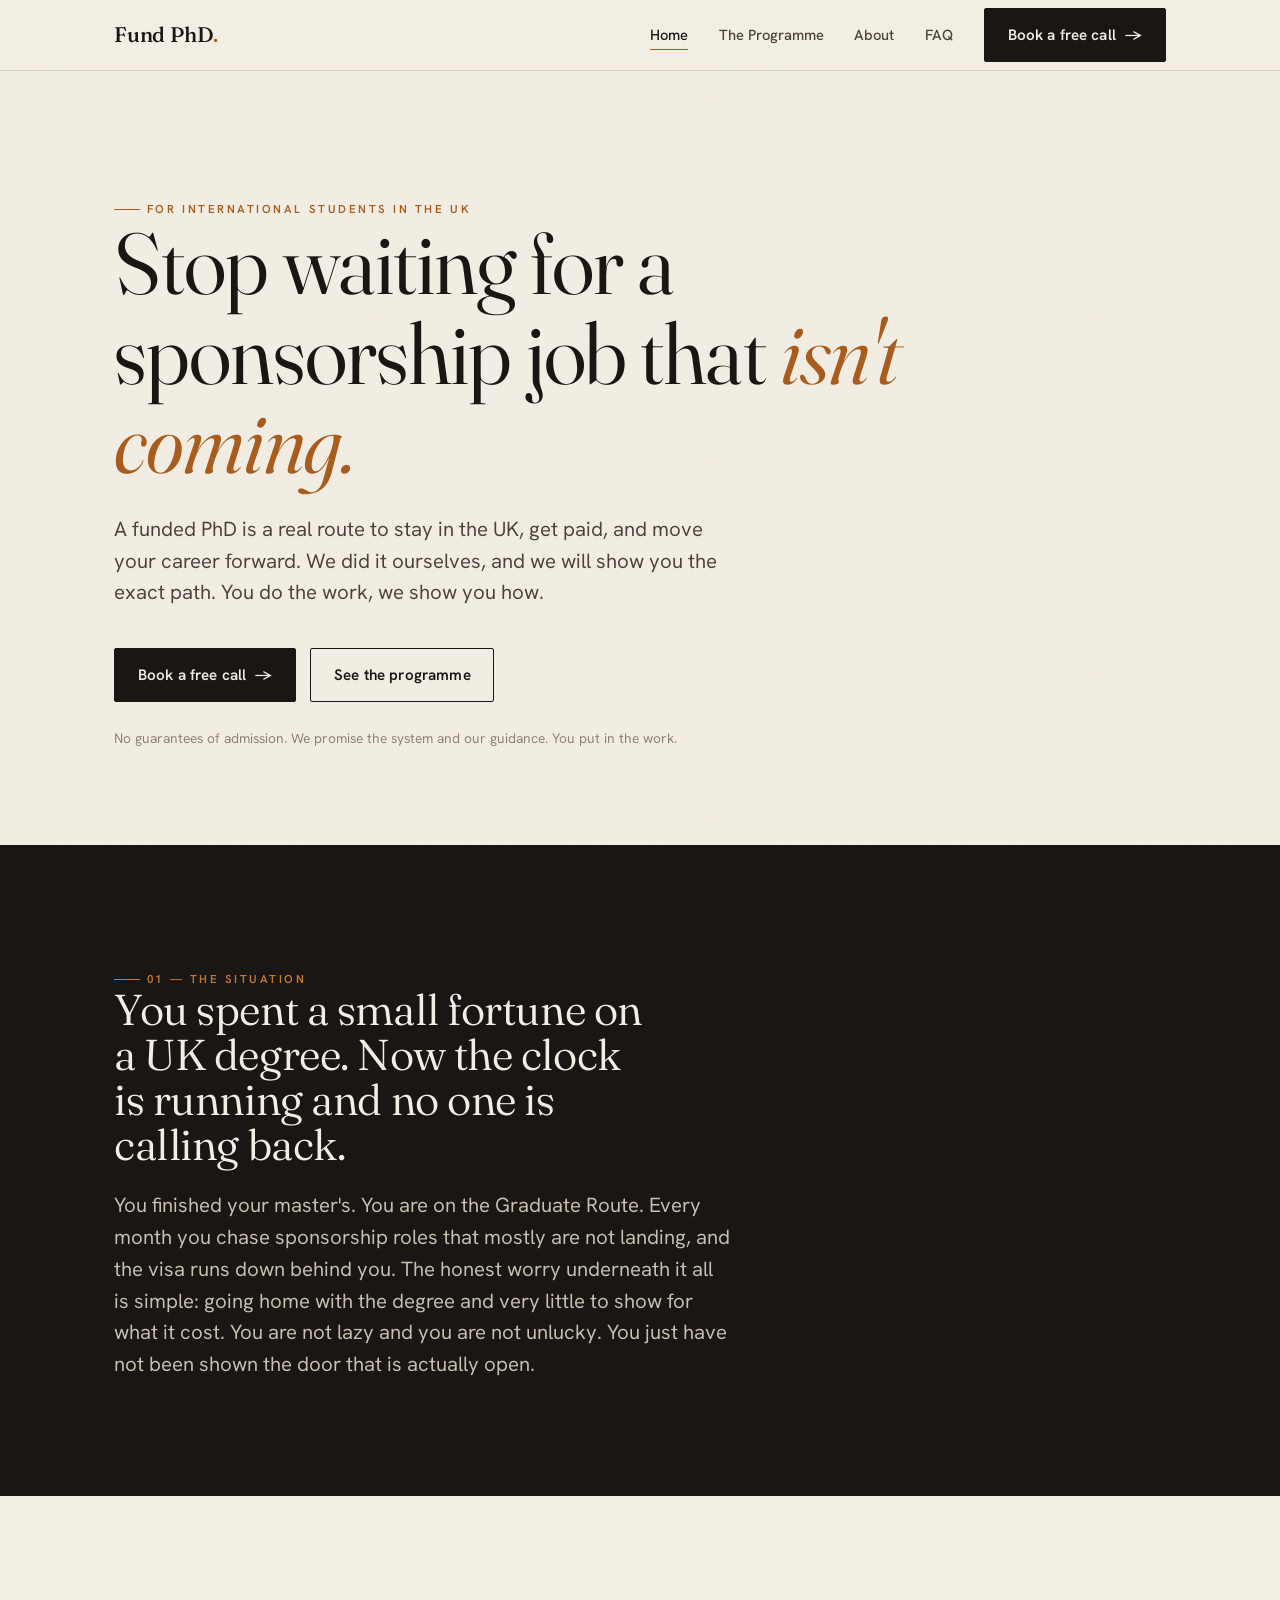
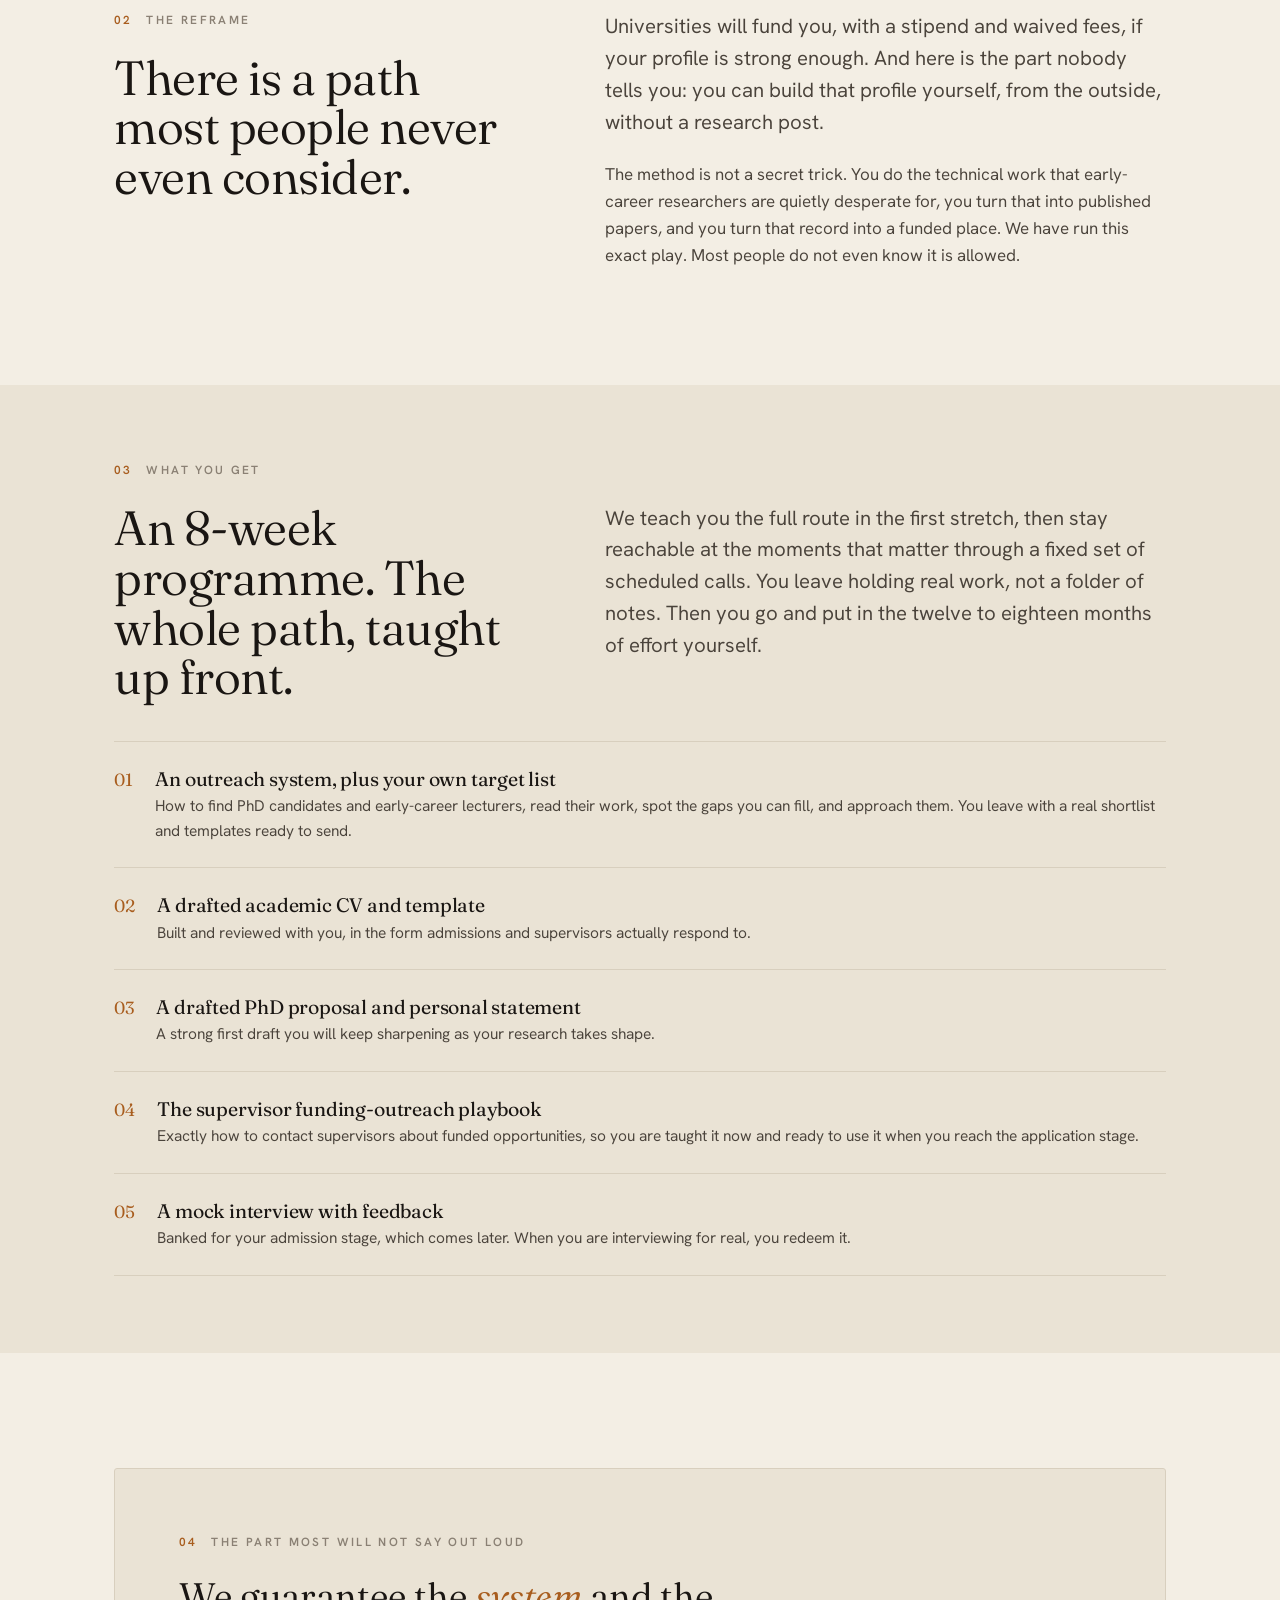
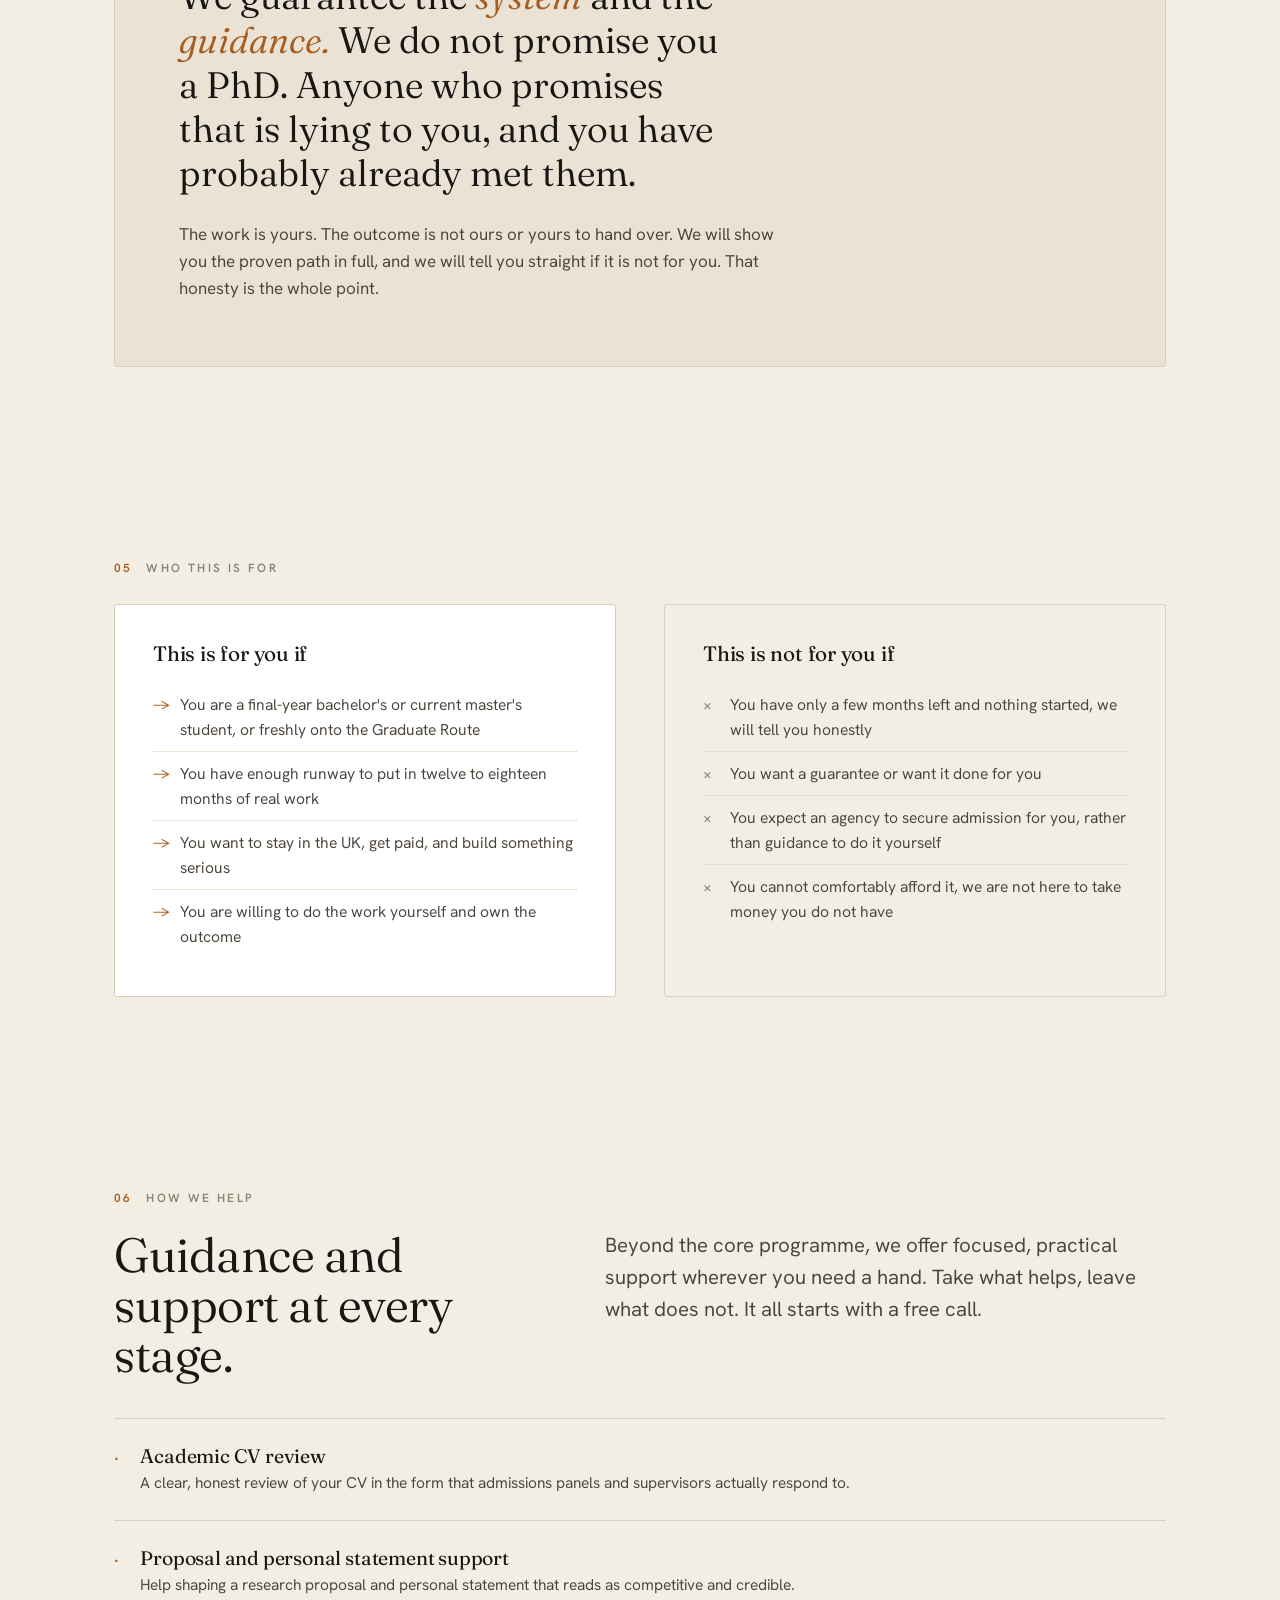
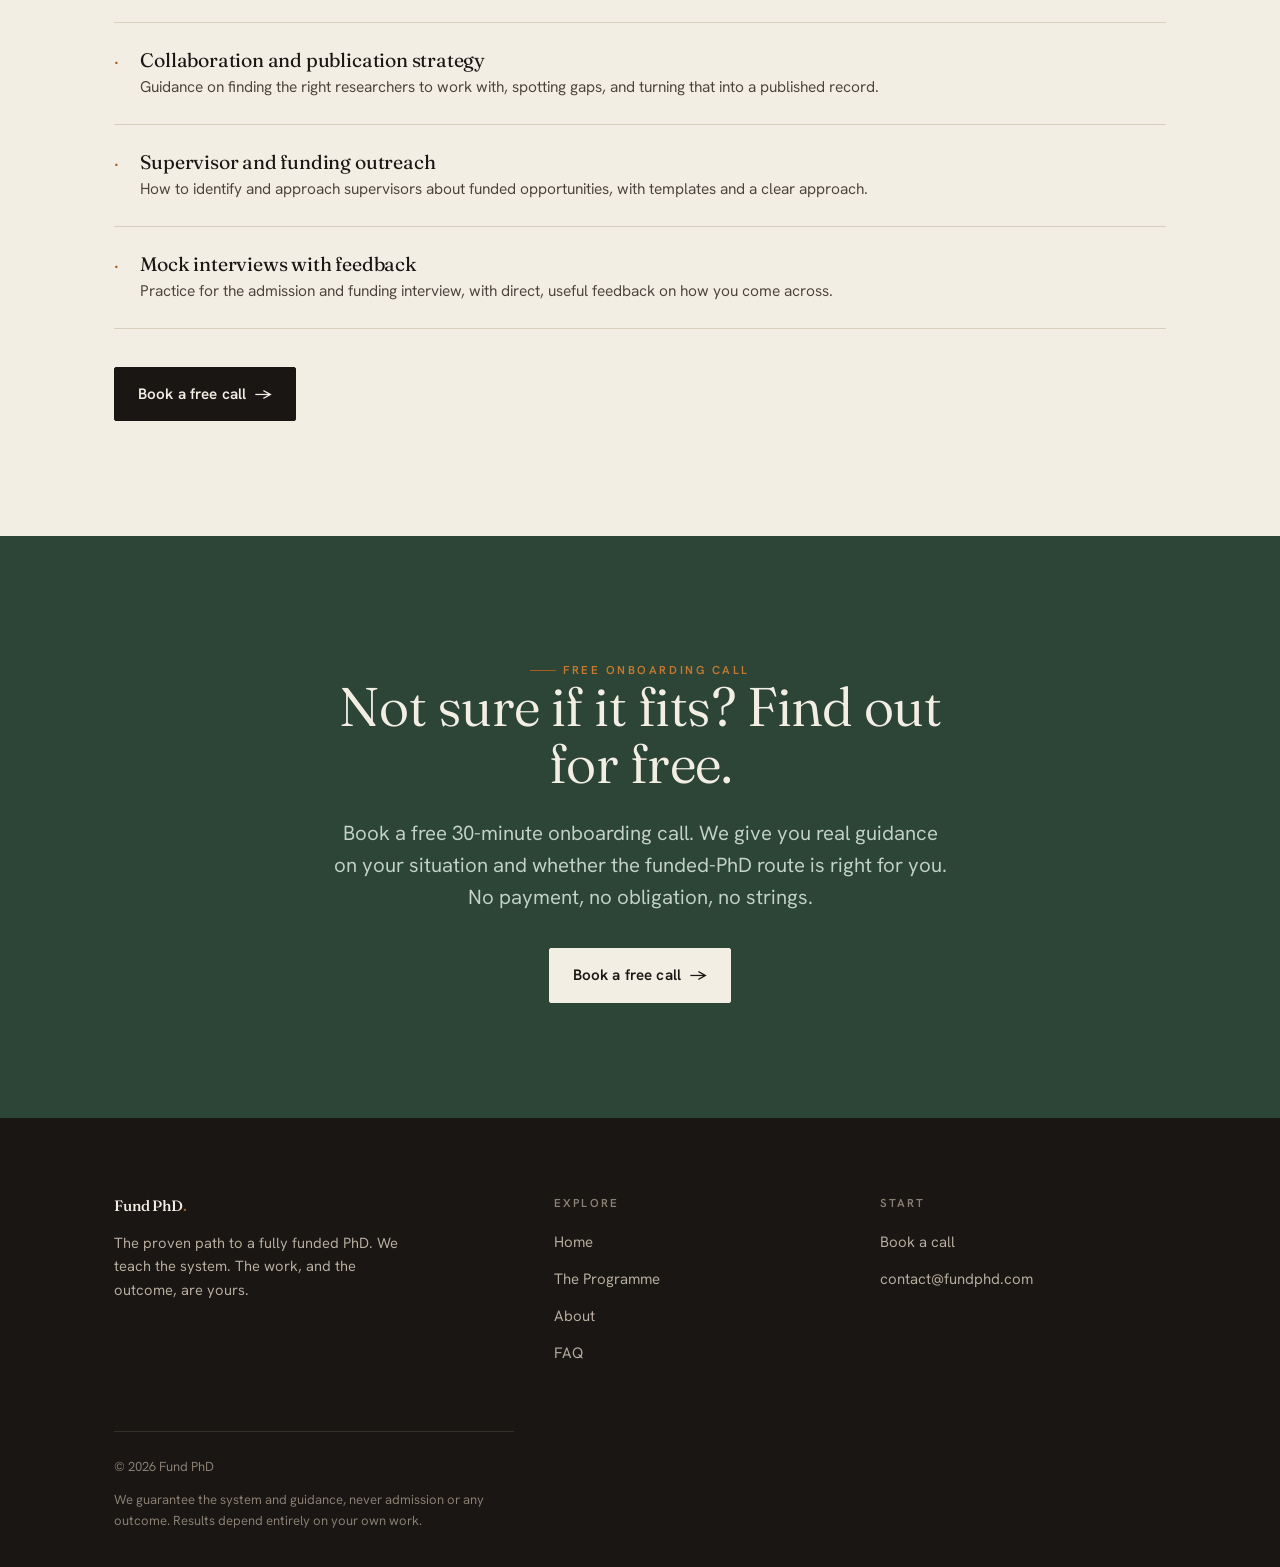
<file: index.html>
<!DOCTYPE html>
<html lang="en">
<head>
<meta charset="UTF-8">
<meta name="viewport" content="width=device-width, initial-scale=1.0">
<link rel="icon" type="image/svg+xml" href="favicon.svg">
<title>Fund PhD — The path to a funded PhD</title>
<meta name="description" content="The exact path we used to turn a post-study visa into a fully funded PhD. We teach the system. The work is yours.">
<link rel="preconnect" href="https://fonts.googleapis.com">
<link rel="preconnect" href="https://fonts.gstatic.com" crossorigin>
<link href="https://fonts.googleapis.com/css2?family=Fraunces:ital,opsz,wght@0,9..144,300..600;1,9..144,300..600&family=Hanken+Grotesk:wght@300..700&display=swap" rel="stylesheet">
<link rel="stylesheet" href="styles.css">
</head>
<body>

<header class="site">
  <div class="wrap nav">
    <a href="index.html" class="brand">Fund PhD<b>.</b></a>
    <button class="nav-toggle" aria-label="Menu"><span></span><span></span><span></span></button>
    <ul class="nav-links">
      <li><a href="index.html" data-page="index.html">Home</a></li>
      <li><a href="programme.html" data-page="programme.html">The Programme</a></li>
      <li><a href="about.html" data-page="about.html">About</a></li>
      <li><a href="faq.html" data-page="faq.html">FAQ</a></li>
      <li><a href="book.html" class="btn">Book a free call <span class="arw">→</span></a></li>
    </ul>
  </div>
</header>

<!-- HERO -->
<section class="hero">
  <div class="wrap">
    <span class="kicker reveal">For international students in the UK</span>
    <h1 class="reveal d1">Stop waiting for a sponsorship job that <em>isn't coming.</em></h1>
    <p class="lead reveal d2">A funded PhD is a real route to stay in the UK, get paid, and move your career forward. We did it ourselves, and we will show you the exact path. You do the work, we show you how.</p>
    <div class="hero-cta reveal d3">
      <a href="book.html" class="btn">Book a free call <span class="arw">→</span></a>
      <a href="programme.html" class="btn btn-ghost">See the programme</a>
    </div>
    <p class="hero-note reveal d3">No guarantees of admission. We promise the system and our guidance. You put in the work.</p>
  </div>
</section>

<!-- PROBLEM -->
<section class="problem pad">
  <div class="wrap">
    <span class="kicker reveal">01 — The situation</span>
    <h2 class="reveal d1">You spent a small fortune on a UK degree. Now the clock is running and no one is calling back.</h2>
    <p class="lead reveal d2">You finished your master's. You are on the Graduate Route. Every month you chase sponsorship roles that mostly are not landing, and the visa runs down behind you. The honest worry underneath it all is simple: going home with the degree and very little to show for what it cost. You are not lazy and you are not unlucky. You just have not been shown the door that is actually open.</p>
  </div>
</section>

<!-- REFRAME -->
<section class="pad">
  <div class="wrap grid2">
    <div class="reveal">
      <span class="sec-label"><span class="num">02</span> The reframe</span>
      <h2>There is a path most people never even consider.</h2>
    </div>
    <div class="reveal d1">
      <p class="lead" style="margin-bottom:1.4rem">Universities will fund you, with a stipend and waived fees, if your profile is strong enough. And here is the part nobody tells you: you can build that profile yourself, from the outside, without a research post.</p>
      <p style="color:var(--ink-soft)">The method is not a secret trick. You do the technical work that early-career researchers are quietly desperate for, you turn that into published papers, and you turn that record into a funded place. We have run this exact play. Most people do not even know it is allowed.</p>
    </div>
  </div>
</section>

<!-- WHAT YOU GET -->
<section class="pad-sm" style="background:var(--paper-deep)">
  <div class="wrap">
    <span class="sec-label reveal"><span class="num">03</span> What you get</span>
    <div class="grid2" style="margin-bottom:2.4rem">
      <h2 class="reveal">An 8-week programme. The whole path, taught up front.</h2>
      <p class="lead reveal d1">We teach you the full route in the first stretch, then stay reachable at the moments that matter through a fixed set of scheduled calls. You leave holding real work, not a folder of notes. Then you go and put in the twelve to eighteen months of effort yourself.</p>
    </div>
    <ul class="deliv reveal d1">
      <li><span class="n">01</span><div><h4>An outreach system, plus your own target list</h4><p>How to find PhD candidates and early-career lecturers, read their work, spot the gaps you can fill, and approach them. You leave with a real shortlist and templates ready to send.</p></div></li>
      <li><span class="n">02</span><div><h4>A drafted academic CV and template</h4><p>Built and reviewed with you, in the form admissions and supervisors actually respond to.</p></div></li>
      <li><span class="n">03</span><div><h4>A drafted PhD proposal and personal statement</h4><p>A strong first draft you will keep sharpening as your research takes shape.</p></div></li>
      <li><span class="n">04</span><div><h4>The supervisor funding-outreach playbook</h4><p>Exactly how to contact supervisors about funded opportunities, so you are taught it now and ready to use it when you reach the application stage.</p></div></li>
      <li><span class="n">05</span><div><h4>A mock interview with feedback</h4><p>Banked for your admission stage, which comes later. When you are interviewing for real, you redeem it.</p></div></li>
    </ul>
  </div>
</section>

<!-- HONESTY WEDGE -->
<section class="pad">
  <div class="wrap">
    <div class="wedge reveal">
      <span class="sec-label"><span class="num">04</span> The part most will not say out loud</span>
      <p class="big">We guarantee the <em>system</em> and the <em>guidance.</em> We do not promise you a PhD. Anyone who promises that is lying to you, and you have probably already met them.</p>
      <p style="margin-top:1.6rem;color:var(--ink-soft);max-width:60ch">The work is yours. The outcome is not ours or yours to hand over. We will show you the proven path in full, and we will tell you straight if it is not for you. That honesty is the whole point.</p>
    </div>
  </div>
</section>

<!-- FOR / NOT FOR -->
<section class="pad-sm">
  <div class="wrap">
    <span class="sec-label reveal"><span class="num">05</span> Who this is for</span>
    <div class="cols2" style="margin-top:1.6rem">
      <div class="fcard for reveal">
        <h3>This is for you if</h3>
        <ul>
          <li>You are a final-year bachelor's or current master's student, or freshly onto the Graduate Route</li>
          <li>You have enough runway to put in twelve to eighteen months of real work</li>
          <li>You want to stay in the UK, get paid, and build something serious</li>
          <li>You are willing to do the work yourself and own the outcome</li>
        </ul>
      </div>
      <div class="fcard not reveal d1">
        <h3>This is not for you if</h3>
        <ul>
          <li>You have only a few months left and nothing started, we will tell you honestly</li>
          <li>You want a guarantee or want it done for you</li>
          <li>You expect an agency to secure admission for you, rather than guidance to do it yourself</li>
          <li>You cannot comfortably afford it, we are not here to take money you do not have</li>
        </ul>
      </div>
    </div>
  </div>
</section>

<!-- SERVICES -->
<section class="pad">
  <div class="wrap">
    <span class="sec-label reveal"><span class="num">06</span> How we help</span>
    <div class="grid2" style="margin-bottom:2.4rem">
      <h2 class="reveal">Guidance and support at every stage.</h2>
      <p class="lead reveal d1">Beyond the core programme, we offer focused, practical support wherever you need a hand. Take what helps, leave what does not. It all starts with a free call.</p>
    </div>
    <ul class="deliv reveal d1">
      <li><span class="n">·</span><div><h4>Academic CV review</h4><p>A clear, honest review of your CV in the form that admissions panels and supervisors actually respond to.</p></div></li>
      <li><span class="n">·</span><div><h4>Proposal and personal statement support</h4><p>Help shaping a research proposal and personal statement that reads as competitive and credible.</p></div></li>
      <li><span class="n">·</span><div><h4>Collaboration and publication strategy</h4><p>Guidance on finding the right researchers to work with, spotting gaps, and turning that into a published record.</p></div></li>
      <li><span class="n">·</span><div><h4>Supervisor and funding outreach</h4><p>How to identify and approach supervisors about funded opportunities, with templates and a clear approach.</p></div></li>
      <li><span class="n">·</span><div><h4>Mock interviews with feedback</h4><p>Practice for the admission and funding interview, with direct, useful feedback on how you come across.</p></div></li>
    </ul>
    <div style="margin-top:2.4rem" class="reveal d1"><a href="book.html" class="btn">Book a free call <span class="arw">→</span></a></div>
  </div>
</section>

<!-- CTA BAND -->
<section class="ctaband pad">
  <div class="wrap reveal">
    <span class="kicker" style="color:var(--accent-hi);justify-content:center">Free onboarding call</span>
    <h2>Not sure if it fits? Find out for free.</h2>
    <p class="lead">Book a free 30-minute onboarding call. We give you real guidance on your situation and whether the funded-PhD route is right for you. No payment, no obligation, no strings.</p>
    <a href="book.html" class="btn">Book a free call <span class="arw">→</span></a>
  </div>
</section>

<!-- FOOTER -->
<footer class="site">
  <div class="wrap">
    <div>
      <a href="index.html" class="brand">Fund PhD<b>.</b></a>
      <p>The proven path to a fully funded PhD. We teach the system. The work, and the outcome, are yours.</p>
    </div>
    <div>
      <h5>Explore</h5>
      <ul>
        <li><a href="index.html">Home</a></li>
        <li><a href="programme.html">The Programme</a></li>
        <li><a href="about.html">About</a></li>
        <li><a href="faq.html">FAQ</a></li>
      </ul>
    </div>
    <div>
      <h5>Start</h5>
      <ul>
        <li><a href="book.html">Book a call</a></li>
        <li><a href="mailto:contact@fundphd.com">contact@fundphd.com</a></li>
      </ul>
    </div>
  </div>
  <div class="wrap">
    <div class="foot-base">
      <span>© <span id="yr"></span> Fund PhD</span>
      <span class="disc">We guarantee the system and guidance, never admission or any outcome. Results depend entirely on your own work.</span>
    </div>
  </div>
</footer>

<script>document.getElementById('yr').textContent=new Date().getFullYear();</script>
<div class="callpop" id="callpop">
  <button class="close" aria-label="Close">&times;</button>
  <span class="pk">Free 30-min counselling call</span>
  <h4>See if the funded-PhD route is right for you.</h4>
  <p>No payment, no obligation. We get to know your situation and decide together if it is a fit.</p>
  <a href="book.html" class="btn">Book a free call <span class="arw">&rarr;</span></a>
</div>
<script src="main.js"></script>
</body>
</html>
</file>
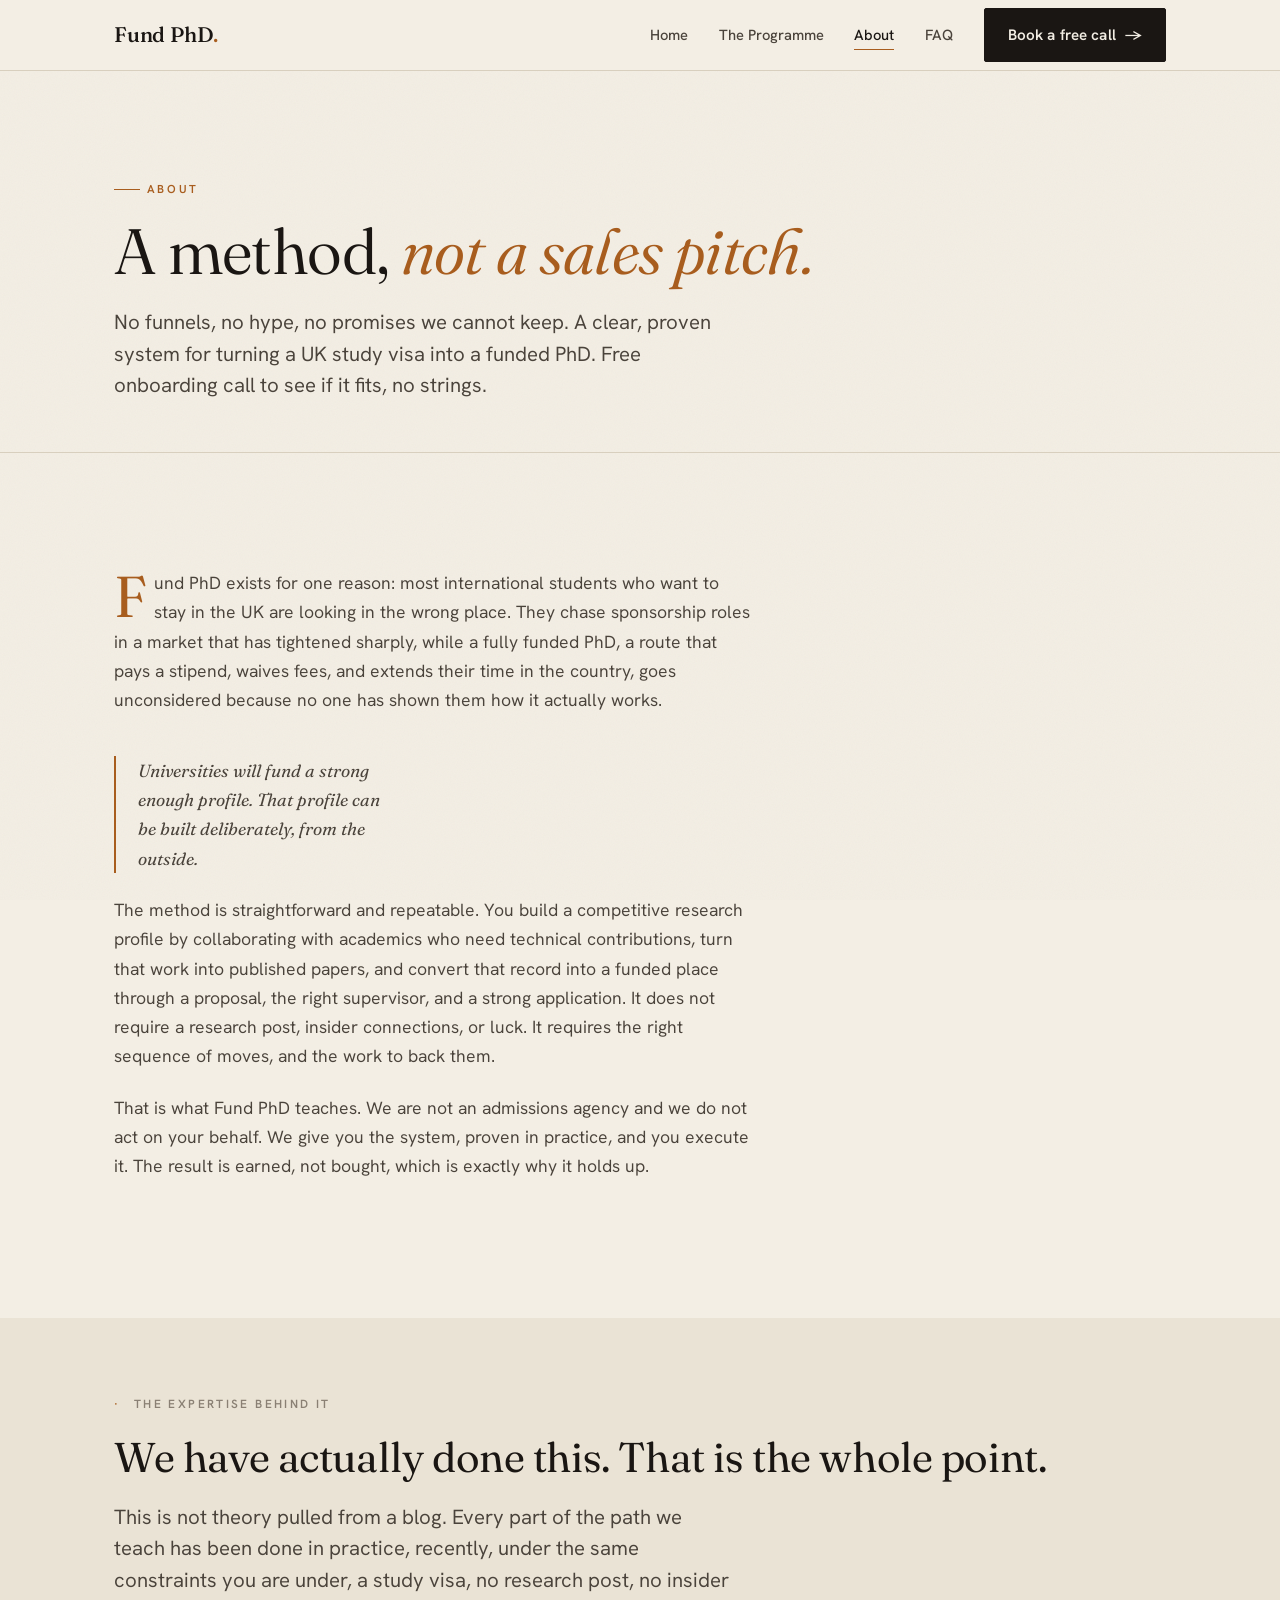
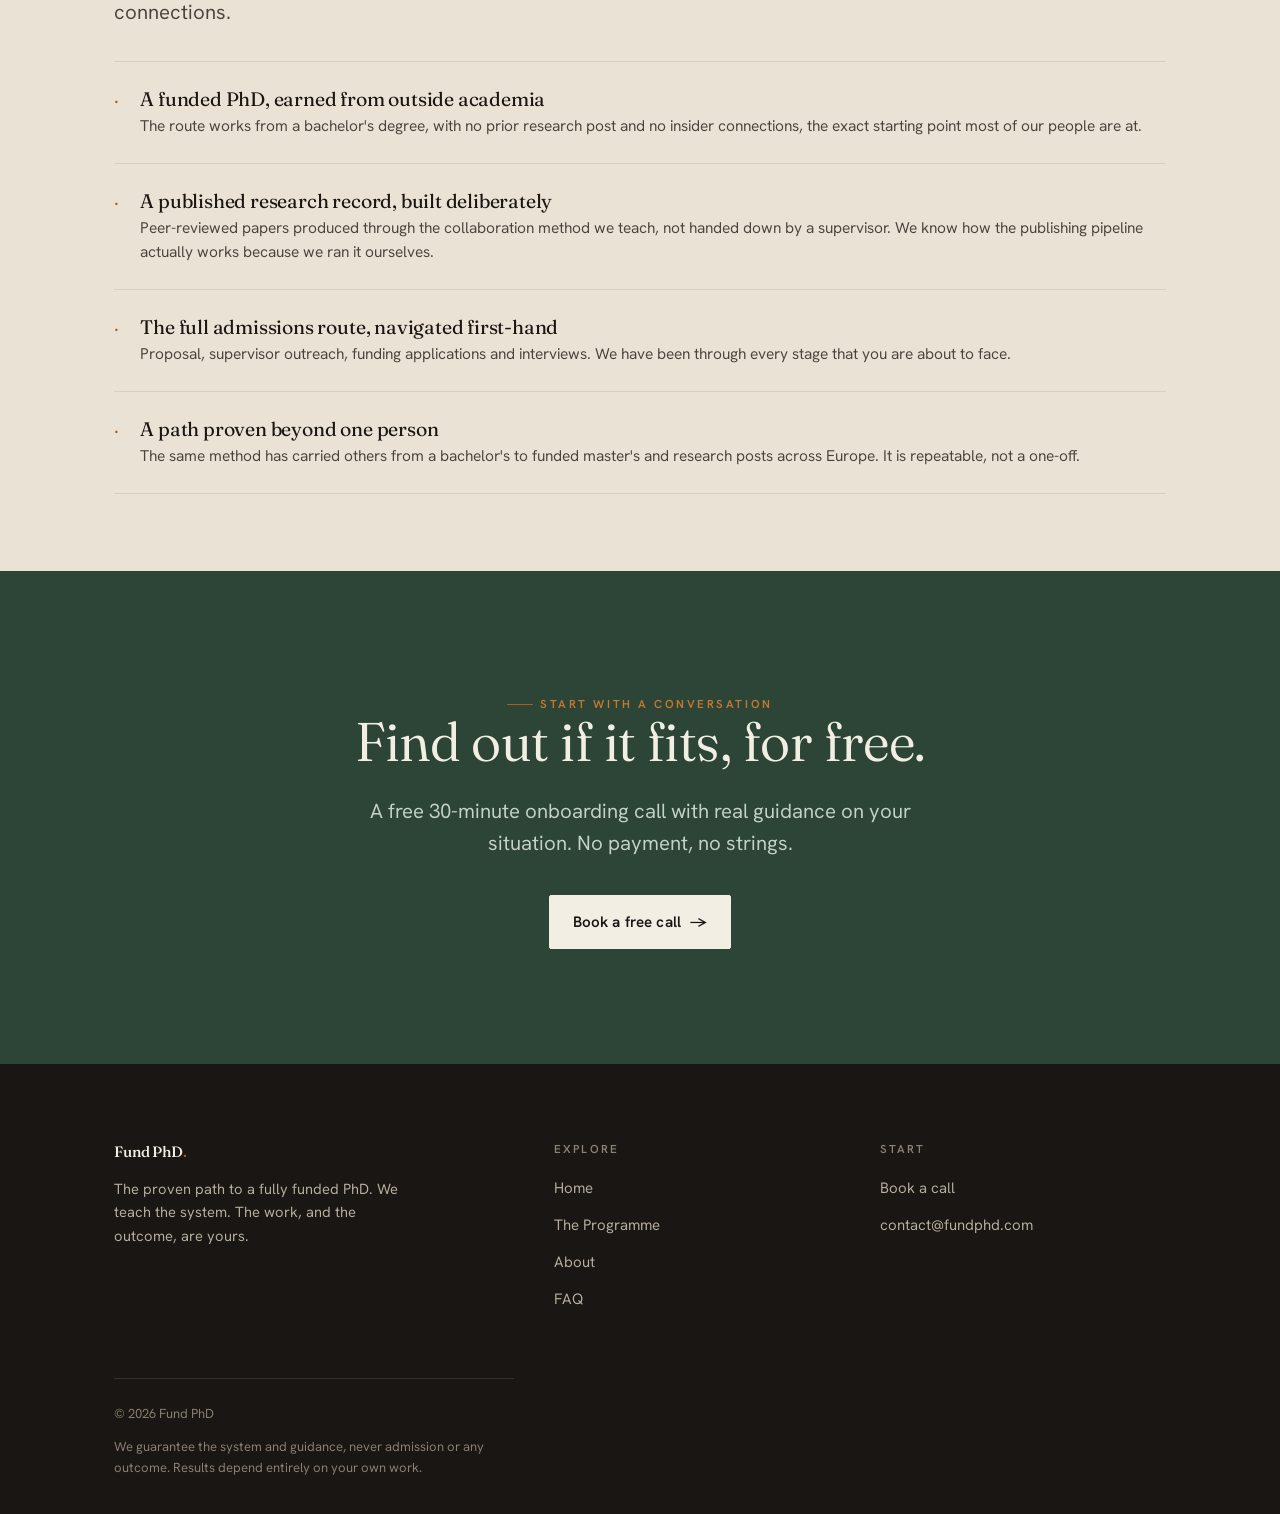
<file: about.html>
<!DOCTYPE html>
<html lang="en">
<head>
<meta charset="UTF-8">
<meta name="viewport" content="width=device-width, initial-scale=1.0">
<link rel="icon" type="image/svg+xml" href="favicon.svg">
<title>About — Fund PhD</title>
<meta name="description" content="We were where you are. Post-study visa, no sponsorship, thinking about going home. Here is what we did instead.">
<link rel="preconnect" href="https://fonts.googleapis.com">
<link rel="preconnect" href="https://fonts.gstatic.com" crossorigin>
<link href="https://fonts.googleapis.com/css2?family=Fraunces:ital,opsz,wght@0,9..144,300..600;1,9..144,300..600&family=Hanken+Grotesk:wght@300..700&display=swap" rel="stylesheet">
<link rel="stylesheet" href="styles.css">
</head>
<body>

<header class="site">
  <div class="wrap nav">
    <a href="index.html" class="brand">Fund PhD<b>.</b></a>
    <button class="nav-toggle" aria-label="Menu"><span></span><span></span><span></span></button>
    <ul class="nav-links">
      <li><a href="index.html" data-page="index.html">Home</a></li>
      <li><a href="programme.html" data-page="programme.html">The Programme</a></li>
      <li><a href="about.html" data-page="about.html">About</a></li>
      <li><a href="faq.html" data-page="faq.html">FAQ</a></li>
      <li><a href="book.html" class="btn">Book a free call <span class="arw">→</span></a></li>
    </ul>
  </div>
</header>

<section class="phero">
  <div class="wrap">
    <span class="kicker reveal">About</span>
    <h1 class="reveal d1">A method, <em>not a sales pitch.</em></h1>
    <p class="lead reveal d2">No funnels, no hype, no promises we cannot keep. A clear, proven system for turning a UK study visa into a funded PhD. Free onboarding call to see if it fits, no strings.</p>
  </div>
</section>

<section class="pad">
  <div class="wrap">
    <div class="story reveal">
      <p><span class="drop">F</span>und PhD exists for one reason: most international students who want to stay in the UK are looking in the wrong place. They chase sponsorship roles in a market that has tightened sharply, while a fully funded PhD, a route that pays a stipend, waives fees, and extends their time in the country, goes unconsidered because no one has shown them how it actually works.</p>
      <p class="pullquote">Universities will fund a strong enough profile. That profile can be built deliberately, from the outside.</p>
      <p>The method is straightforward and repeatable. You build a competitive research profile by collaborating with academics who need technical contributions, turn that work into published papers, and convert that record into a funded place through a proposal, the right supervisor, and a strong application. It does not require a research post, insider connections, or luck. It requires the right sequence of moves, and the work to back them.</p>
      <p>That is what Fund PhD teaches. We are not an admissions agency and we do not act on your behalf. We give you the system, proven in practice, and you execute it. The result is earned, not bought, which is exactly why it holds up.</p>
    </div>
  </div>
</section>

<section class="pad-sm" style="background:var(--paper-deep)">
  <div class="wrap">
    <span class="sec-label reveal"><span class="num">·</span> The expertise behind it</span>
    <h2 class="reveal d1" style="margin-bottom:1.4rem;font-size:clamp(1.8rem,3.6vw,2.6rem)">We have actually done this. That is the whole point.</h2>
    <p class="lead reveal d1" style="margin-bottom:2rem">This is not theory pulled from a blog. Every part of the path we teach has been done in practice, recently, under the same constraints you are under, a study visa, no research post, no insider connections.</p>
    <ul class="deliv reveal d1">
      <li><span class="n">·</span><div><h4>A funded PhD, earned from outside academia</h4><p>The route works from a bachelor's degree, with no prior research post and no insider connections, the exact starting point most of our people are at.</p></div></li>
      <li><span class="n">·</span><div><h4>A published research record, built deliberately</h4><p>Peer-reviewed papers produced through the collaboration method we teach, not handed down by a supervisor. We know how the publishing pipeline actually works because we ran it ourselves.</p></div></li>
      <li><span class="n">·</span><div><h4>The full admissions route, navigated first-hand</h4><p>Proposal, supervisor outreach, funding applications and interviews. We have been through every stage that you are about to face.</p></div></li>
      <li><span class="n">·</span><div><h4>A path proven beyond one person</h4><p>The same method has carried others from a bachelor's to funded master's and research posts across Europe. It is repeatable, not a one-off.</p></div></li>
    </ul>
  </div>
</section>

<section class="ctaband pad">
  <div class="wrap reveal">
    <span class="kicker" style="color:var(--accent-hi);justify-content:center">Start with a conversation</span>
    <h2>Find out if it fits, for free.</h2>
    <p class="lead">A free 30-minute onboarding call with real guidance on your situation. No payment, no strings.</p>
    <a href="book.html" class="btn">Book a free call <span class="arw">→</span></a>
  </div>
</section>

<footer class="site">
  <div class="wrap">
    <div>
      <a href="index.html" class="brand">Fund PhD<b>.</b></a>
      <p>The proven path to a fully funded PhD. We teach the system. The work, and the outcome, are yours.</p>
    </div>
    <div><h5>Explore</h5><ul>
      <li><a href="index.html">Home</a></li>
      <li><a href="programme.html">The Programme</a></li>
      <li><a href="about.html">About</a></li>
      <li><a href="faq.html">FAQ</a></li>
    </ul></div>
    <div><h5>Start</h5><ul>
      <li><a href="book.html">Book a call</a></li>
      <li><a href="mailto:contact@fundphd.com">contact@fundphd.com</a></li>
    </ul></div>
  </div>
  <div class="wrap"><div class="foot-base">
    <span>© <span id="yr"></span> Fund PhD</span>
    <span class="disc">We guarantee the system and guidance, never admission or any outcome. Results depend entirely on your own work.</span>
  </div></div>
</footer>

<script>document.getElementById('yr').textContent=new Date().getFullYear();</script>
<div class="callpop" id="callpop">
  <button class="close" aria-label="Close">&times;</button>
  <span class="pk">Free 30-min counselling call</span>
  <h4>See if the funded-PhD route is right for you.</h4>
  <p>No payment, no obligation. We get to know your situation and decide together if it is a fit.</p>
  <a href="book.html" class="btn">Book a free call <span class="arw">&rarr;</span></a>
</div>
<script src="main.js"></script>
</body>
</html>
</file>
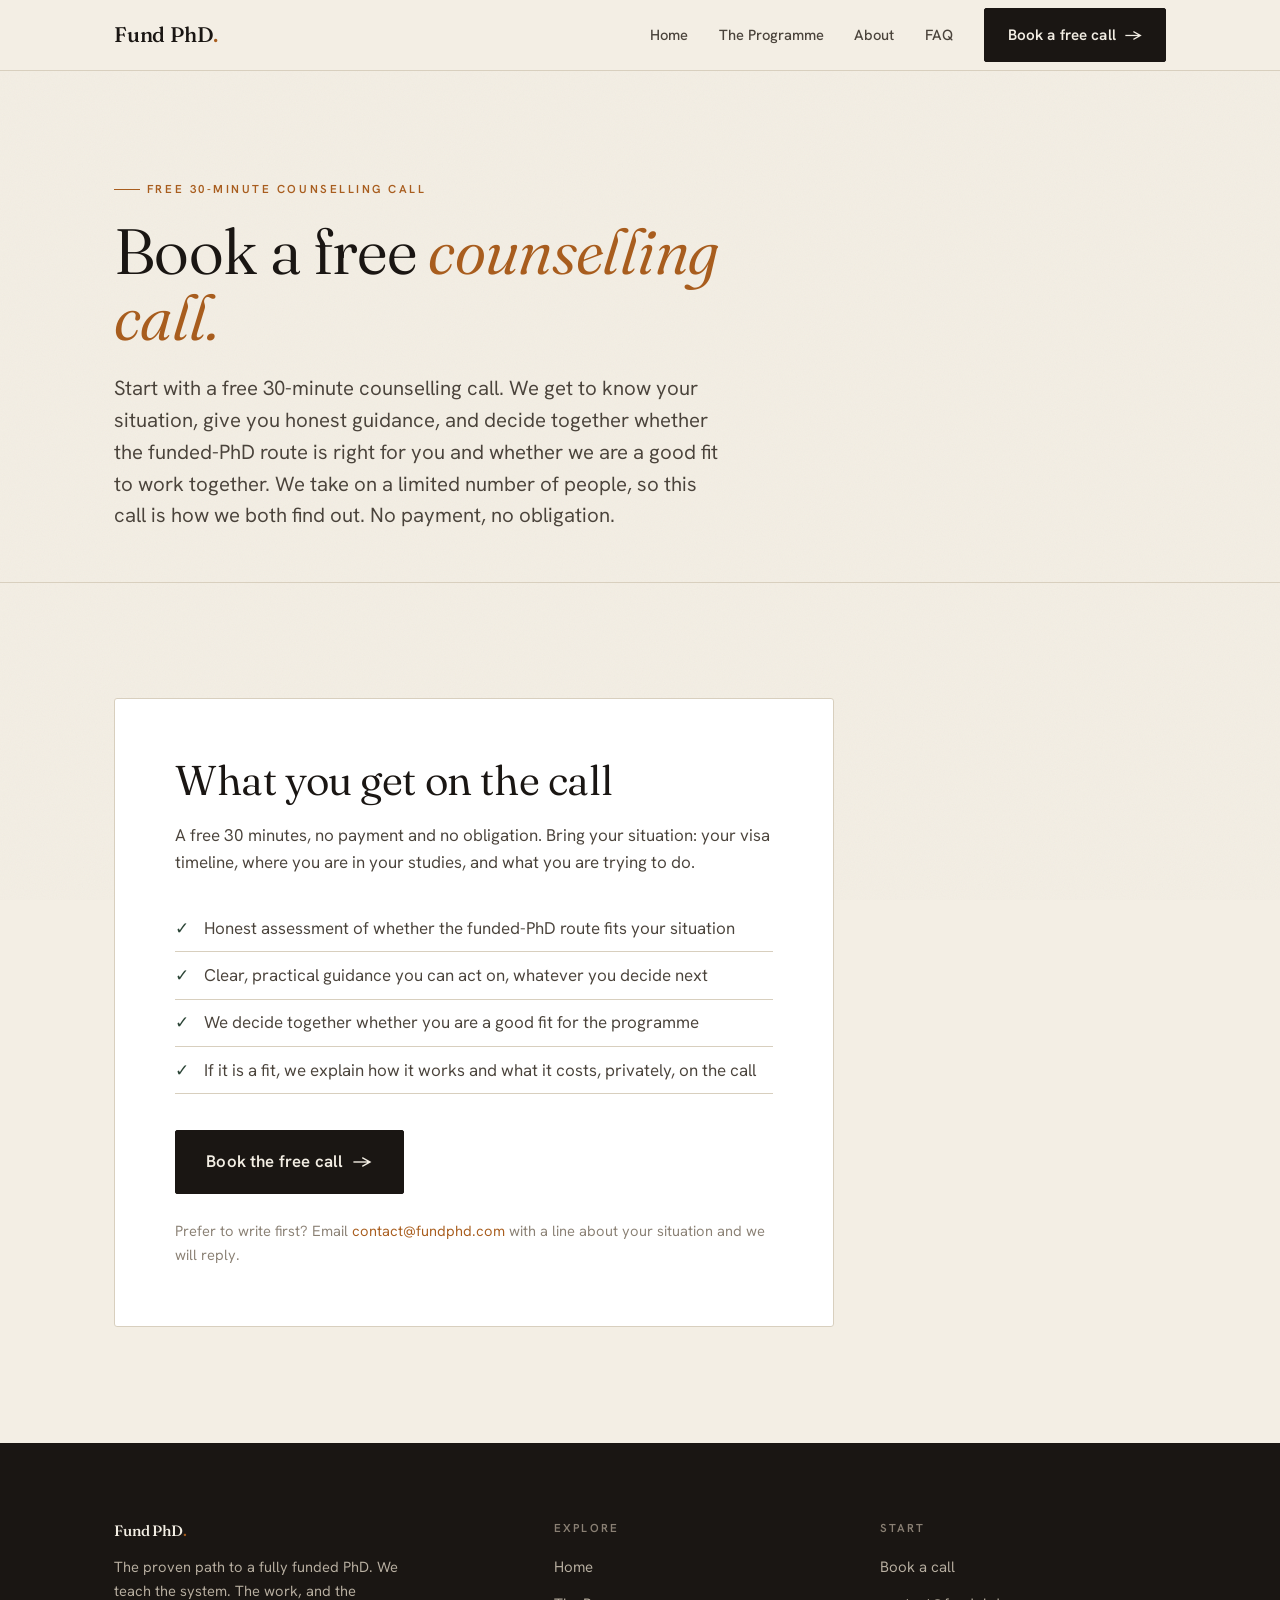
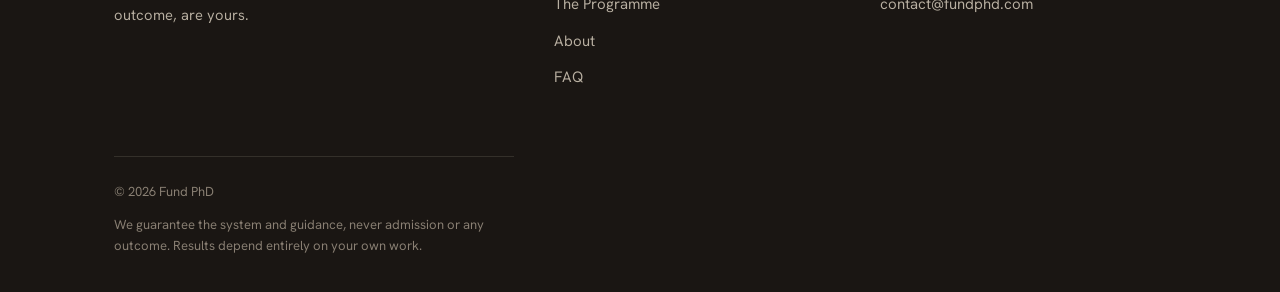
<file: book.html>
<!DOCTYPE html>
<html lang="en">
<head>
<meta charset="UTF-8">
<meta name="viewport" content="width=device-width, initial-scale=1.0">
<link rel="icon" type="image/svg+xml" href="favicon.svg">
<title>Book a Call — Fund PhD</title>
<meta name="description" content="A free 30-minute onboarding call. Real guidance on whether the funded-PhD route fits. No payment, no obligation.">
<link rel="preconnect" href="https://fonts.googleapis.com">
<link rel="preconnect" href="https://fonts.gstatic.com" crossorigin>
<link href="https://fonts.googleapis.com/css2?family=Fraunces:ital,opsz,wght@0,9..144,300..600;1,9..144,300..600&family=Hanken+Grotesk:wght@300..700&display=swap" rel="stylesheet">
<link rel="stylesheet" href="styles.css">
</head>
<body>

<header class="site">
  <div class="wrap nav">
    <a href="index.html" class="brand">Fund PhD<b>.</b></a>
    <button class="nav-toggle" aria-label="Menu"><span></span><span></span><span></span></button>
    <ul class="nav-links">
      <li><a href="index.html" data-page="index.html">Home</a></li>
      <li><a href="programme.html" data-page="programme.html">The Programme</a></li>
      <li><a href="about.html" data-page="about.html">About</a></li>
      <li><a href="faq.html" data-page="faq.html">FAQ</a></li>
      <li><a href="book.html" class="btn">Book a free call <span class="arw">→</span></a></li>
    </ul>
  </div>
</header>

<section class="phero">
  <div class="wrap">
    <span class="kicker reveal">Free 30-minute counselling call</span>
    <h1 class="reveal d1">Book a free <em>counselling call.</em></h1>
    <p class="lead reveal d2">Start with a free 30-minute counselling call. We get to know your situation, give you honest guidance, and decide together whether the funded-PhD route is right for you and whether we are a good fit to work together. We take on a limited number of people, so this call is how we both find out. No payment, no obligation.</p>
  </div>
</section>

<section class="pad">
  <div class="wrap">
    <div class="bookcard reveal">
      <h2>What you get on the call</h2>
      <p style="color:var(--ink-soft)">A free 30 minutes, no payment and no obligation. Bring your situation: your visa timeline, where you are in your studies, and what you are trying to do.</p>
      <ul class="book-list">
        <li>Honest assessment of whether the funded-PhD route fits your situation</li>
        <li>Clear, practical guidance you can act on, whatever you decide next</li>
        <li>We decide together whether you are a good fit for the programme</li>
        <li>If it is a fit, we explain how it works and what it costs, privately, on the call</li>
      </ul>

      <a href="https://cal.eu/fundphd/30min" class="btn" style="font-size:1.05rem;padding:1.05em 1.8em">Book the free call <span class="arw">→</span></a>

      <p style="margin-top:1.6rem;font-size:0.92rem;color:var(--ink-faint)">
        Prefer to write first? Email <a href="mailto:contact@fundphd.com">contact@fundphd.com</a> with a line about your situation and we will reply.
      </p>
    </div>
  </div>
</section>

<footer class="site">
  <div class="wrap">
    <div>
      <a href="index.html" class="brand">Fund PhD<b>.</b></a>
      <p>The proven path to a fully funded PhD. We teach the system. The work, and the outcome, are yours.</p>
    </div>
    <div><h5>Explore</h5><ul>
      <li><a href="index.html">Home</a></li>
      <li><a href="programme.html">The Programme</a></li>
      <li><a href="about.html">About</a></li>
      <li><a href="faq.html">FAQ</a></li>
    </ul></div>
    <div><h5>Start</h5><ul>
      <li><a href="book.html">Book a call</a></li>
      <li><a href="mailto:contact@fundphd.com">contact@fundphd.com</a></li>
    </ul></div>
  </div>
  <div class="wrap"><div class="foot-base">
    <span>© <span id="yr"></span> Fund PhD</span>
    <span class="disc">We guarantee the system and guidance, never admission or any outcome. Results depend entirely on your own work.</span>
  </div></div>
</footer>

<script>document.getElementById('yr').textContent=new Date().getFullYear();</script>
<div class="callpop" id="callpop">
  <button class="close" aria-label="Close">&times;</button>
  <span class="pk">Free 30-min counselling call</span>
  <h4>See if the funded-PhD route is right for you.</h4>
  <p>No payment, no obligation. We get to know your situation and decide together if it is a fit.</p>
  <a href="book.html" class="btn">Book a free call <span class="arw">&rarr;</span></a>
</div>
<script src="main.js"></script>
</body>
</html>
</file>
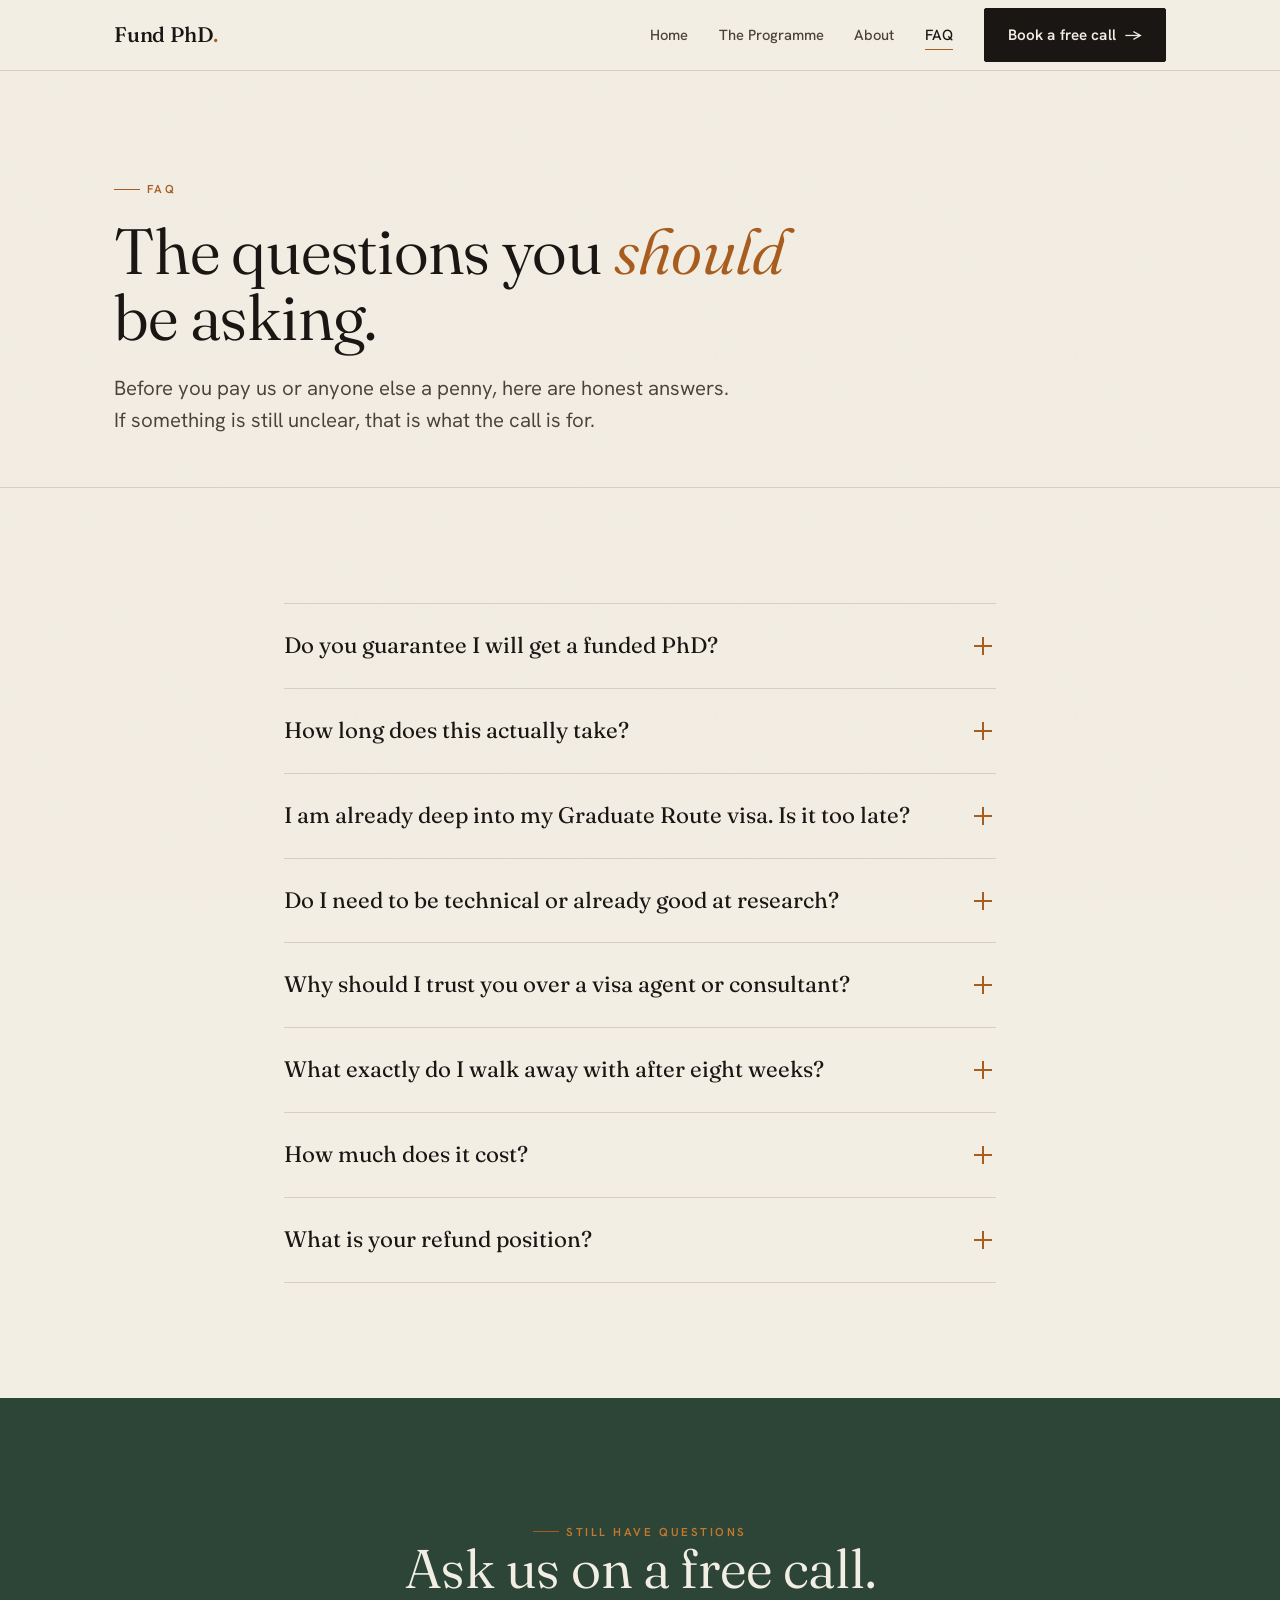
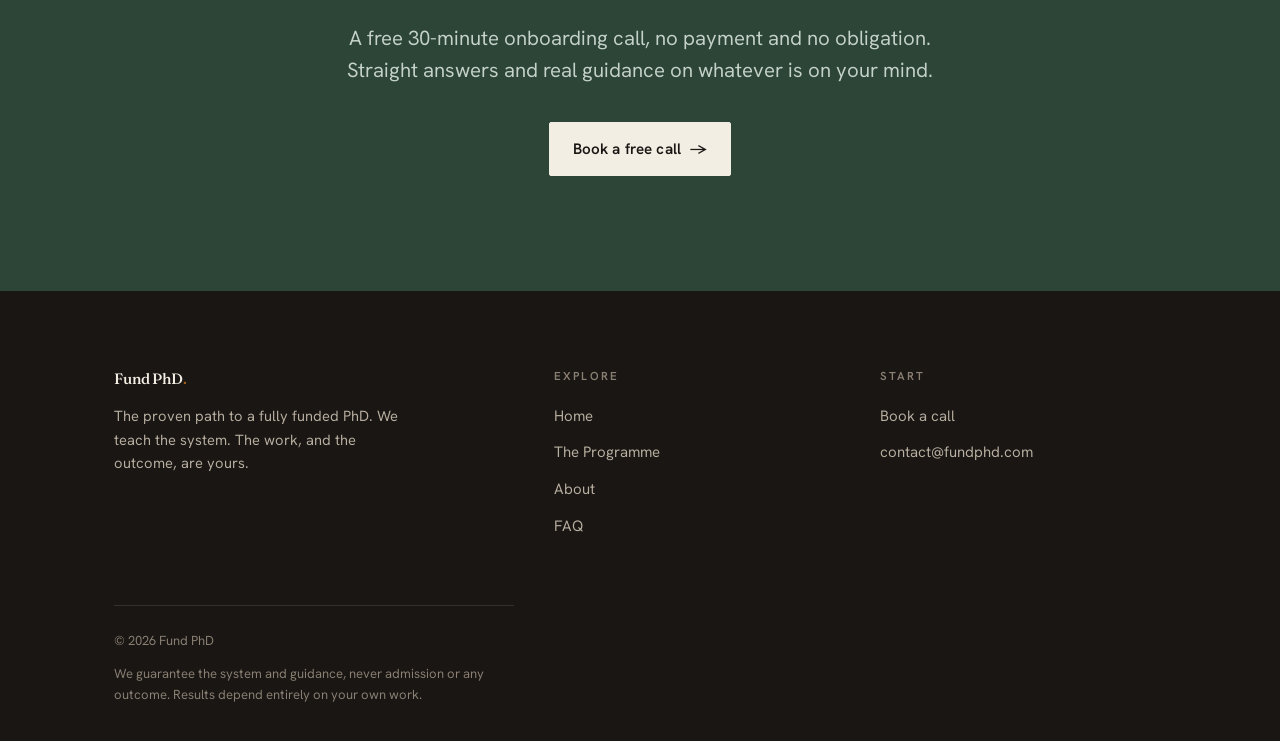
<file: faq.html>
<!DOCTYPE html>
<html lang="en">
<head>
<meta charset="UTF-8">
<meta name="viewport" content="width=device-width, initial-scale=1.0">
<link rel="icon" type="image/svg+xml" href="favicon.svg">
<title>FAQ — Fund PhD</title>
<meta name="description" content="Straight answers to the questions you should be asking before you pay anyone.">
<link rel="preconnect" href="https://fonts.googleapis.com">
<link rel="preconnect" href="https://fonts.gstatic.com" crossorigin>
<link href="https://fonts.googleapis.com/css2?family=Fraunces:ital,opsz,wght@0,9..144,300..600;1,9..144,300..600&family=Hanken+Grotesk:wght@300..700&display=swap" rel="stylesheet">
<link rel="stylesheet" href="styles.css">
</head>
<body>

<header class="site">
  <div class="wrap nav">
    <a href="index.html" class="brand">Fund PhD<b>.</b></a>
    <button class="nav-toggle" aria-label="Menu"><span></span><span></span><span></span></button>
    <ul class="nav-links">
      <li><a href="index.html" data-page="index.html">Home</a></li>
      <li><a href="programme.html" data-page="programme.html">The Programme</a></li>
      <li><a href="about.html" data-page="about.html">About</a></li>
      <li><a href="faq.html" data-page="faq.html">FAQ</a></li>
      <li><a href="book.html" class="btn">Book a free call <span class="arw">→</span></a></li>
    </ul>
  </div>
</header>

<section class="phero">
  <div class="wrap">
    <span class="kicker reveal">FAQ</span>
    <h1 class="reveal d1">The questions you <em>should</em> be asking.</h1>
    <p class="lead reveal d2">Before you pay us or anyone else a penny, here are honest answers. If something is still unclear, that is what the call is for.</p>
  </div>
</section>

<section class="pad">
  <div class="wrap" style="max-width:840px">
    <div class="faq reveal">

      <details>
        <summary>Do you guarantee I will get a funded PhD? <span class="ic"></span></summary>
        <div class="ans">
          <p>No. We guarantee the system and our guidance, never the outcome. Admission depends on your work, your field, your timing, and factors none of us control.</p>
          <p>Anyone who guarantees you a PhD is not being honest with you. The fact that we will not is exactly why you can trust the rest of what we say.</p>
        </div>
      </details>

      <details>
        <summary>How long does this actually take? <span class="ic"></span></summary>
        <div class="ans">
          <p>The programme itself is eight weeks. Building the profile that earns a funded place takes roughly twelve to eighteen months of your own consistent work after that.</p>
          <p>It can be faster or slower depending on how much you put in. Around eighteen months is typical. The eight weeks gives you the map; the rest is the work, and it is yours to do.</p>
        </div>
      </details>

      <details>
        <summary>I am already deep into my Graduate Route visa. Is it too late? <span class="ic"></span></summary>
        <div class="ans">
          <p>It depends on how much runway you have left. If you have a year or more, you are in good shape. If you have only a few months and have not started, we will tell you honestly on the call rather than take your money for a plan that cannot finish in time.</p>
          <p>This works best for final-year bachelor's students, current master's students, and people freshly onto the Graduate Route.</p>
        </div>
      </details>

      <details>
        <summary>Do I need to be technical or already good at research? <span class="ic"></span></summary>
        <div class="ans">
          <p>You need to be willing to learn and to do the work. The method rests on offering researchers real, useful help, so the more capable you become, the easier it gets. We will point you at what matters, but we are not here to do the work for you.</p>
        </div>
      </details>

      <details>
        <summary>Why should I trust you over a visa agent or consultant? <span class="ic"></span></summary>
        <div class="ans">
          <p>Because we did this ourselves and we will not promise you the moon. We are not selling admissions or pulling strings. We are showing you a path we have actually walked, and being straight about the work it takes.</p>
          <p>We also turn people away when the timing is wrong. An agent chasing a fee will not do that.</p>
        </div>
      </details>

      <details>
        <summary>What exactly do I walk away with after eight weeks? <span class="ic"></span></summary>
        <div class="ans">
          <p>A target shortlist of researchers to approach and the templates to do it, a drafted academic CV, a first draft of your PhD proposal and personal statement, the supervisor funding-outreach playbook, and a mock interview with feedback that you bank for the application stage.</p>
          <p>Real work in hand, not just notes.</p>
        </div>
      </details>

      <details>
        <summary>How much does it cost? <span class="ic"></span></summary>
        <div class="ans">
          <p>We discuss cost privately, on the call, and only if we both decide the programme is a fit for you. The first step is a free 30-minute counselling call where we understand your situation and whether we can help.</p>
          <p>We work with a limited number of people at a time, so the call is also where we decide together whether you are a good fit. If you are, we explain exactly how it works and what it costs, with no pressure either way.</p>
        </div>
      </details>

      <details>
        <summary>What is your refund position? <span class="ic"></span></summary>
        <div class="ans">
          <p>Because the free onboarding call comes first, you only join the programme once we both agree it fits. If you change your mind, you can request a full refund within 7 days of joining, provided the core materials have not yet been delivered. We keep this simple and we honour it, no fine print, no chasing.</p>
        </div>
      </details>

    </div>
  </div>
</section>

<section class="ctaband pad">
  <div class="wrap reveal">
    <span class="kicker" style="color:var(--accent-hi);justify-content:center">Still have questions</span>
    <h2>Ask us on a free call.</h2>
    <p class="lead">A free 30-minute onboarding call, no payment and no obligation. Straight answers and real guidance on whatever is on your mind.</p>
    <a href="book.html" class="btn">Book a free call <span class="arw">→</span></a>
  </div>
</section>

<footer class="site">
  <div class="wrap">
    <div>
      <a href="index.html" class="brand">Fund PhD<b>.</b></a>
      <p>The proven path to a fully funded PhD. We teach the system. The work, and the outcome, are yours.</p>
    </div>
    <div><h5>Explore</h5><ul>
      <li><a href="index.html">Home</a></li>
      <li><a href="programme.html">The Programme</a></li>
      <li><a href="about.html">About</a></li>
      <li><a href="faq.html">FAQ</a></li>
    </ul></div>
    <div><h5>Start</h5><ul>
      <li><a href="book.html">Book a call</a></li>
      <li><a href="mailto:contact@fundphd.com">contact@fundphd.com</a></li>
    </ul></div>
  </div>
  <div class="wrap"><div class="foot-base">
    <span>© <span id="yr"></span> Fund PhD</span>
    <span class="disc">We guarantee the system and guidance, never admission or any outcome. Results depend entirely on your own work.</span>
  </div></div>
</footer>

<script>document.getElementById('yr').textContent=new Date().getFullYear();</script>
<div class="callpop" id="callpop">
  <button class="close" aria-label="Close">&times;</button>
  <span class="pk">Free 30-min counselling call</span>
  <h4>See if the funded-PhD route is right for you.</h4>
  <p>No payment, no obligation. We get to know your situation and decide together if it is a fit.</p>
  <a href="book.html" class="btn">Book a free call <span class="arw">&rarr;</span></a>
</div>
<script src="main.js"></script>
</body>
</html>
</file>
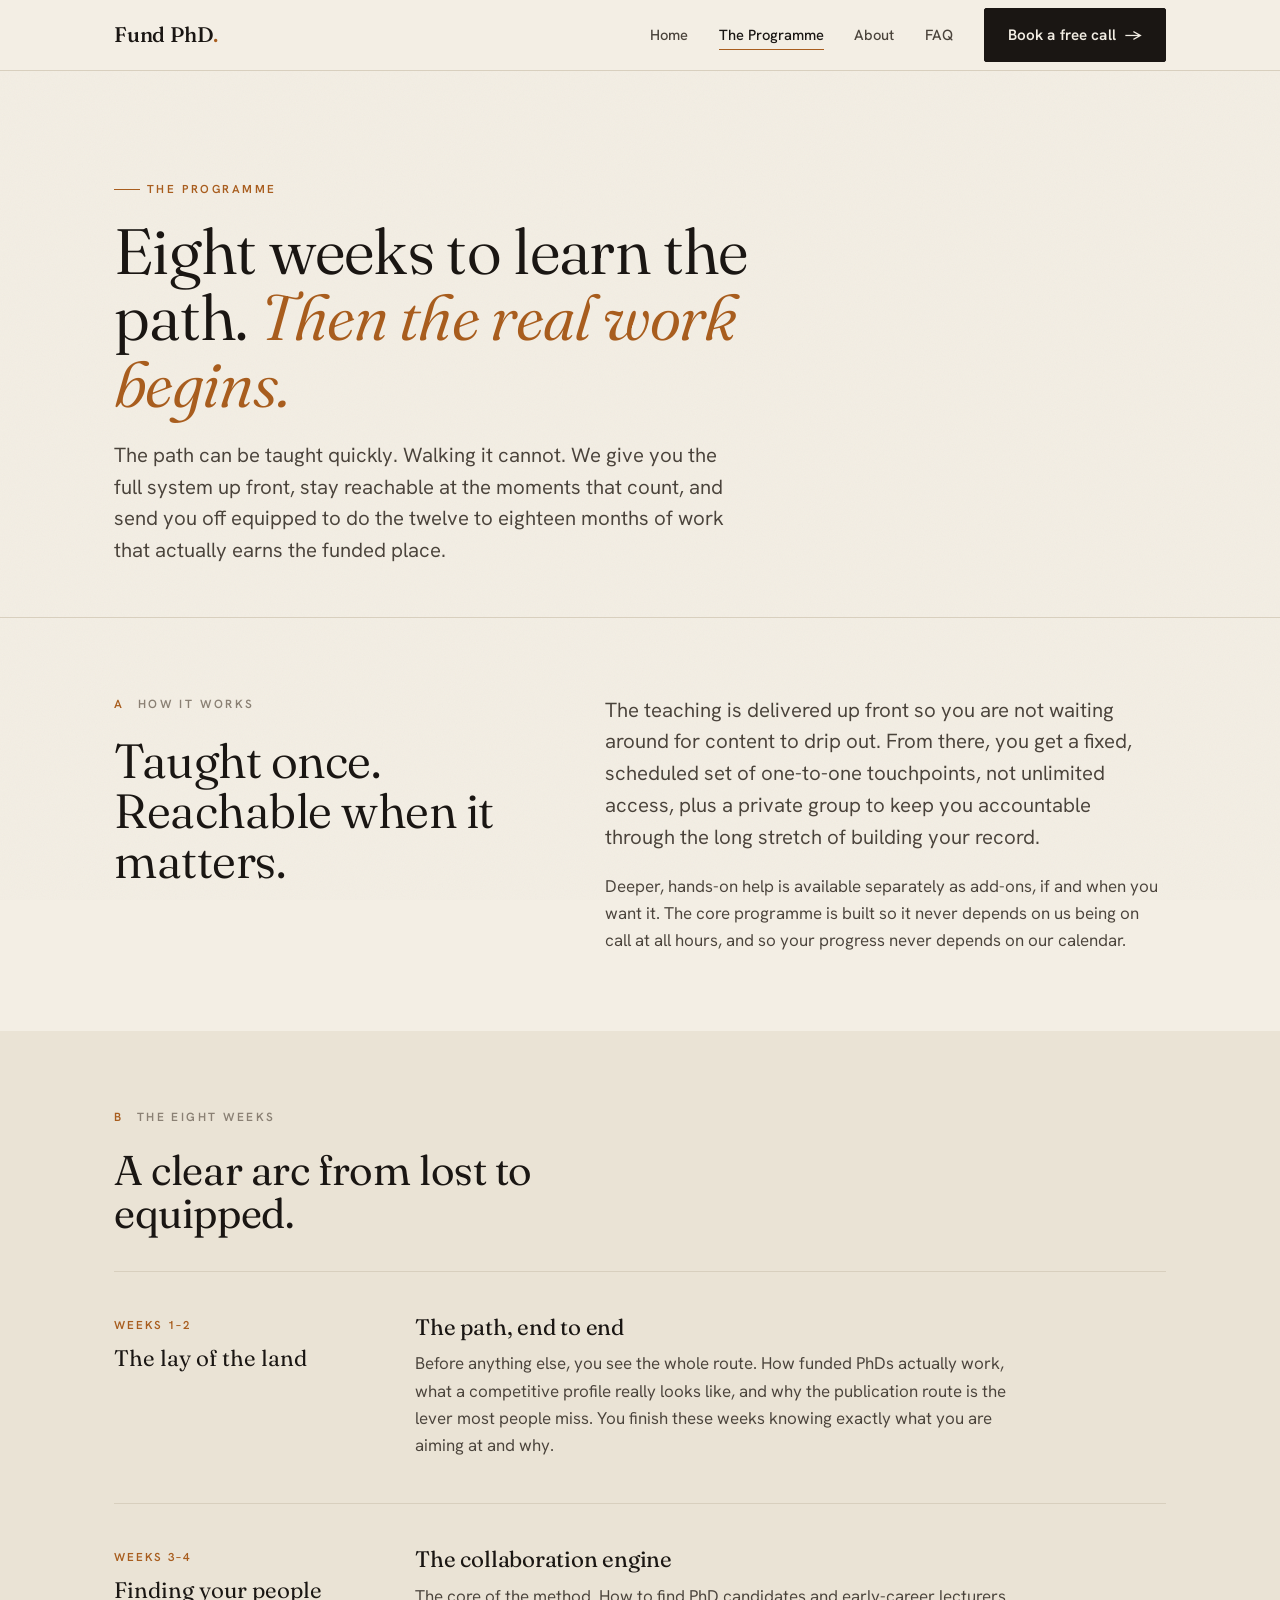
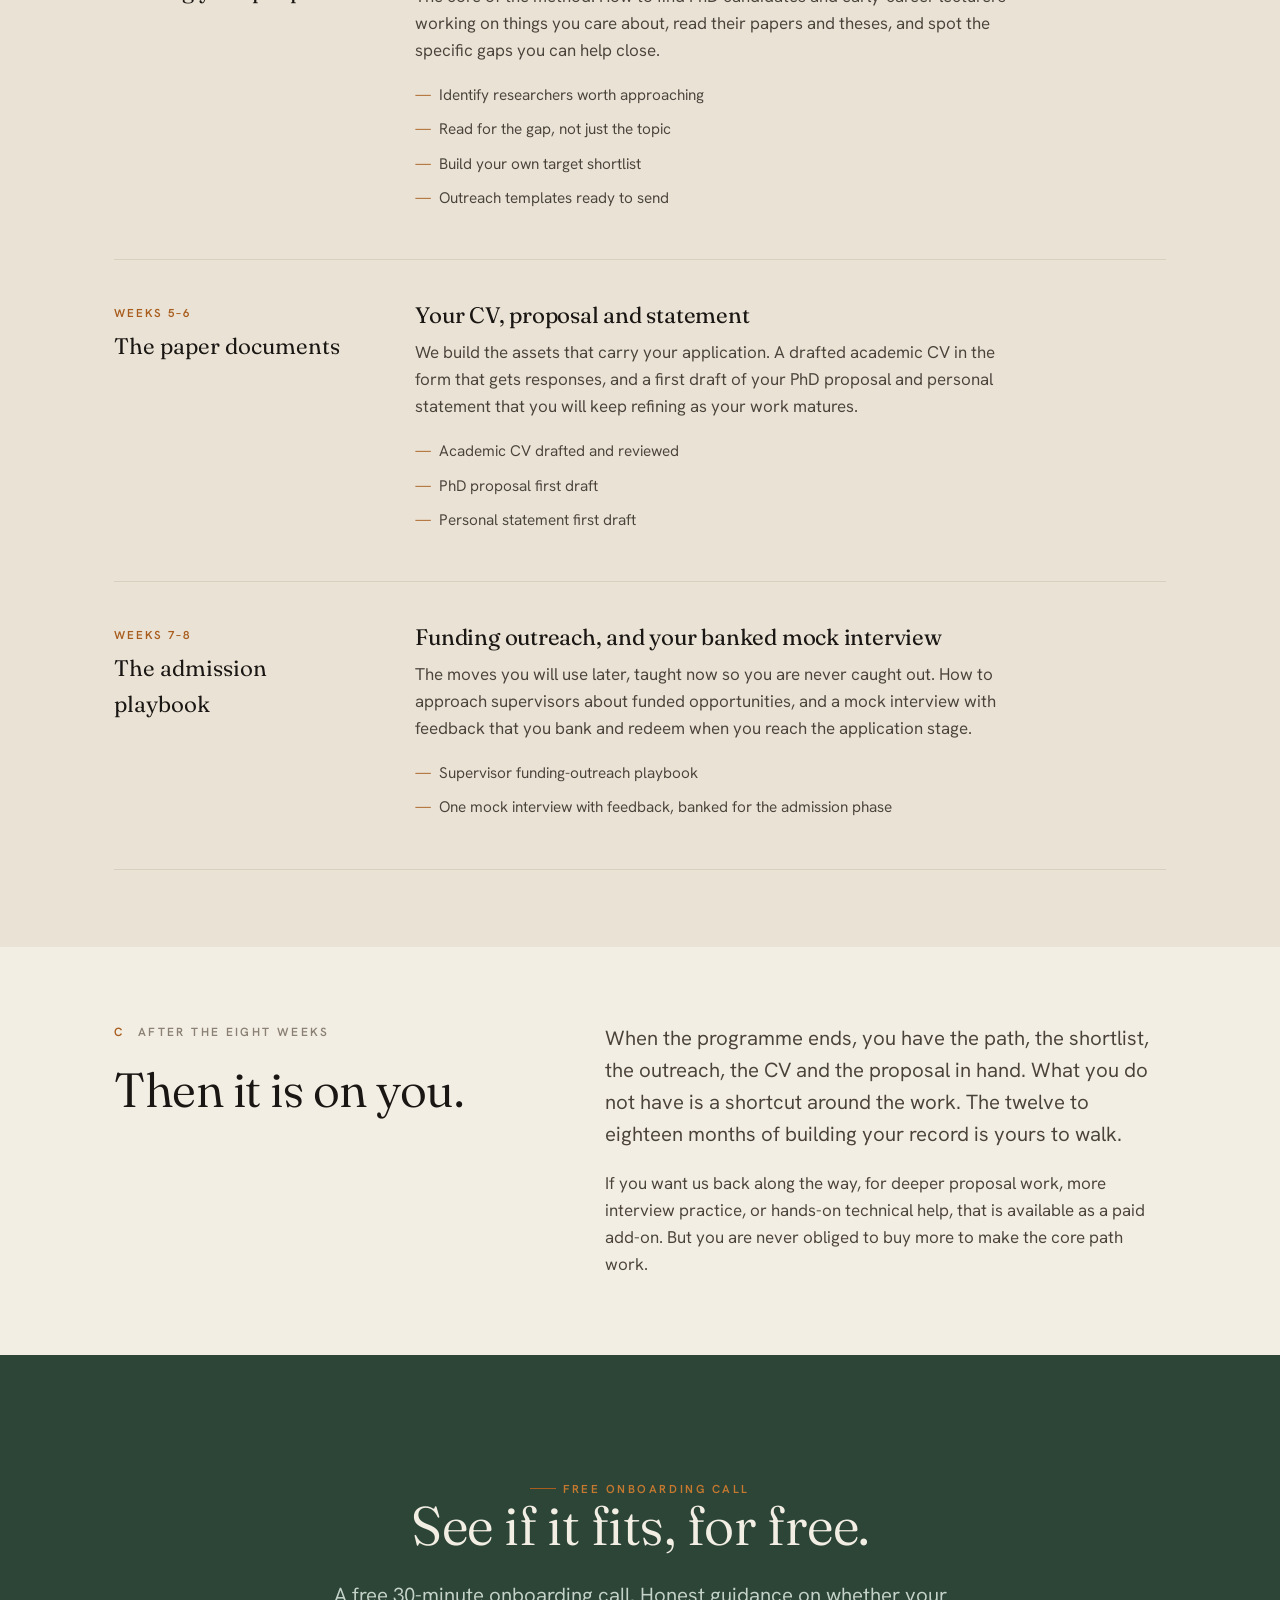
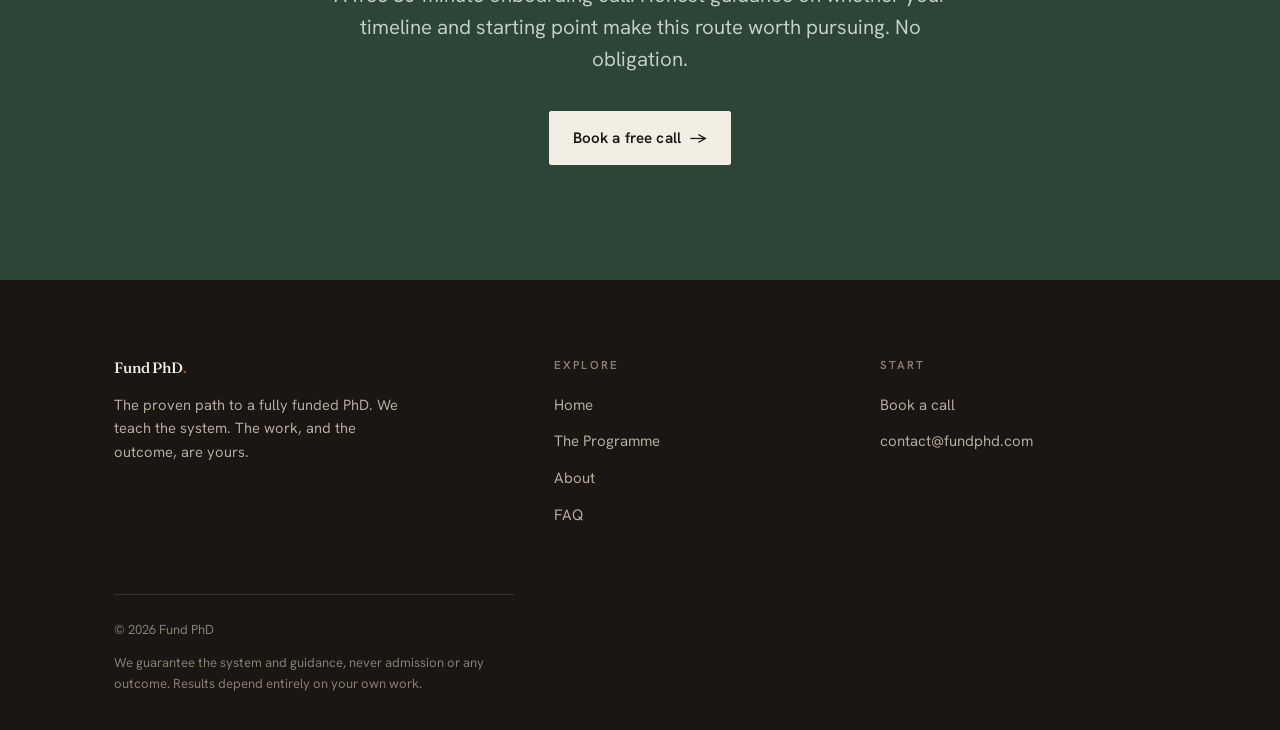
<file: programme.html>
<!DOCTYPE html>
<html lang="en">
<head>
<meta charset="UTF-8">
<meta name="viewport" content="width=device-width, initial-scale=1.0">
<link rel="icon" type="image/svg+xml" href="favicon.svg">
<title>The Programme — Fund PhD</title>
<meta name="description" content="An 8-week programme that teaches the full path to a funded PhD, then leaves you with real work in hand.">
<link rel="preconnect" href="https://fonts.googleapis.com">
<link rel="preconnect" href="https://fonts.gstatic.com" crossorigin>
<link href="https://fonts.googleapis.com/css2?family=Fraunces:ital,opsz,wght@0,9..144,300..600;1,9..144,300..600&family=Hanken+Grotesk:wght@300..700&display=swap" rel="stylesheet">
<link rel="stylesheet" href="styles.css">
</head>
<body>

<header class="site">
  <div class="wrap nav">
    <a href="index.html" class="brand">Fund PhD<b>.</b></a>
    <button class="nav-toggle" aria-label="Menu"><span></span><span></span><span></span></button>
    <ul class="nav-links">
      <li><a href="index.html" data-page="index.html">Home</a></li>
      <li><a href="programme.html" data-page="programme.html">The Programme</a></li>
      <li><a href="about.html" data-page="about.html">About</a></li>
      <li><a href="faq.html" data-page="faq.html">FAQ</a></li>
      <li><a href="book.html" class="btn">Book a free call <span class="arw">→</span></a></li>
    </ul>
  </div>
</header>

<section class="phero">
  <div class="wrap">
    <span class="kicker reveal">The Programme</span>
    <h1 class="reveal d1">Eight weeks to learn the path. <em>Then the real work begins.</em></h1>
    <p class="lead reveal d2">The path can be taught quickly. Walking it cannot. We give you the full system up front, stay reachable at the moments that count, and send you off equipped to do the twelve to eighteen months of work that actually earns the funded place.</p>
  </div>
</section>

<section class="pad-sm">
  <div class="wrap grid2">
    <div class="reveal">
      <span class="sec-label"><span class="num">A</span> How it works</span>
      <h2>Taught once. Reachable when it matters.</h2>
    </div>
    <div class="reveal d1">
      <p class="lead" style="margin-bottom:1.2rem">The teaching is delivered up front so you are not waiting around for content to drip out. From there, you get a fixed, scheduled set of one-to-one touchpoints, not unlimited access, plus a private group to keep you accountable through the long stretch of building your record.</p>
      <p style="color:var(--ink-soft)">Deeper, hands-on help is available separately as add-ons, if and when you want it. The core programme is built so it never depends on us being on call at all hours, and so your progress never depends on our calendar.</p>
    </div>
  </div>
</section>

<section class="pad-sm" style="background:var(--paper-deep)">
  <div class="wrap">
    <span class="sec-label reveal"><span class="num">B</span> The eight weeks</span>
    <h2 class="reveal d1" style="max-width:20ch;margin-bottom:2.2rem;font-size:clamp(1.8rem,3.6vw,2.6rem)">A clear arc from lost to equipped.</h2>

    <div class="phase reveal">
      <div class="wk"><small>Weeks 1–2</small>The lay of the land</div>
      <div>
        <h3>The path, end to end</h3>
        <p>Before anything else, you see the whole route. How funded PhDs actually work, what a competitive profile really looks like, and why the publication route is the lever most people miss. You finish these weeks knowing exactly what you are aiming at and why.</p>
      </div>
    </div>

    <div class="phase reveal">
      <div class="wk"><small>Weeks 3–4</small>Finding your people</div>
      <div>
        <h3>The collaboration engine</h3>
        <p>The core of the method. How to find PhD candidates and early-career lecturers working on things you care about, read their papers and theses, and spot the specific gaps you can help close.</p>
        <ul>
          <li>Identify researchers worth approaching</li>
          <li>Read for the gap, not just the topic</li>
          <li>Build your own target shortlist</li>
          <li>Outreach templates ready to send</li>
        </ul>
      </div>
    </div>

    <div class="phase reveal">
      <div class="wk"><small>Weeks 5–6</small>The paper documents</div>
      <div>
        <h3>Your CV, proposal and statement</h3>
        <p>We build the assets that carry your application. A drafted academic CV in the form that gets responses, and a first draft of your PhD proposal and personal statement that you will keep refining as your work matures.</p>
        <ul>
          <li>Academic CV drafted and reviewed</li>
          <li>PhD proposal first draft</li>
          <li>Personal statement first draft</li>
        </ul>
      </div>
    </div>

    <div class="phase reveal">
      <div class="wk"><small>Weeks 7–8</small>The admission playbook</div>
      <div>
        <h3>Funding outreach, and your banked mock interview</h3>
        <p>The moves you will use later, taught now so you are never caught out. How to approach supervisors about funded opportunities, and a mock interview with feedback that you bank and redeem when you reach the application stage.</p>
        <ul>
          <li>Supervisor funding-outreach playbook</li>
          <li>One mock interview with feedback, banked for the admission phase</li>
        </ul>
      </div>
    </div>
  </div>
</section>

<section class="pad-sm">
  <div class="wrap grid2">
    <div class="reveal">
      <span class="sec-label"><span class="num">C</span> After the eight weeks</span>
      <h2>Then it is on you.</h2>
    </div>
    <div class="reveal d1">
      <p class="lead" style="margin-bottom:1.2rem">When the programme ends, you have the path, the shortlist, the outreach, the CV and the proposal in hand. What you do not have is a shortcut around the work. The twelve to eighteen months of building your record is yours to walk.</p>
      <p style="color:var(--ink-soft)">If you want us back along the way, for deeper proposal work, more interview practice, or hands-on technical help, that is available as a paid add-on. But you are never obliged to buy more to make the core path work.</p>
    </div>
  </div>
</section>

<section class="ctaband pad">
  <div class="wrap reveal">
    <span class="kicker" style="color:var(--accent-hi);justify-content:center">Free onboarding call</span>
    <h2>See if it fits, for free.</h2>
    <p class="lead">A free 30-minute onboarding call. Honest guidance on whether your timeline and starting point make this route worth pursuing. No obligation.</p>
    <a href="book.html" class="btn">Book a free call <span class="arw">→</span></a>
  </div>
</section>

<footer class="site">
  <div class="wrap">
    <div>
      <a href="index.html" class="brand">Fund PhD<b>.</b></a>
      <p>The proven path to a fully funded PhD. We teach the system. The work, and the outcome, are yours.</p>
    </div>
    <div><h5>Explore</h5><ul>
      <li><a href="index.html">Home</a></li>
      <li><a href="programme.html">The Programme</a></li>
      <li><a href="about.html">About</a></li>
      <li><a href="faq.html">FAQ</a></li>
    </ul></div>
    <div><h5>Start</h5><ul>
      <li><a href="book.html">Book a call</a></li>
      <li><a href="mailto:contact@fundphd.com">contact@fundphd.com</a></li>
    </ul></div>
  </div>
  <div class="wrap"><div class="foot-base">
    <span>© <span id="yr"></span> Fund PhD</span>
    <span class="disc">We guarantee the system and guidance, never admission or any outcome. Results depend entirely on your own work.</span>
  </div></div>
</footer>

<script>document.getElementById('yr').textContent=new Date().getFullYear();</script>
<div class="callpop" id="callpop">
  <button class="close" aria-label="Close">&times;</button>
  <span class="pk">Free 30-min counselling call</span>
  <h4>See if the funded-PhD route is right for you.</h4>
  <p>No payment, no obligation. We get to know your situation and decide together if it is a fit.</p>
  <a href="book.html" class="btn">Book a free call <span class="arw">&rarr;</span></a>
</div>
<script src="main.js"></script>
</body>
</html>
</file>
<file: styles.css>
/* =========================================================
   [BRAND] — shared stylesheet
   Aesthetic: calm, editorial, dignified. The opposite of
   sales-bro. Paper background, warm ink, single saffron accent.
   ========================================================= */

:root {
  --paper:      #F3EEE4;
  --paper-deep: #EAE3D5;
  --ink:        #1A1613;
  --ink-soft:   #4A433B;
  --ink-faint:  #8A8074;
  --line:       #D8CFBE;
  --accent:     #A85D1E;   /* saffron / ochre */
  --accent-hi:  #C6792E;
  --green:      #2C4537;   /* sparingly used */
  --maxw:       1180px;
  --gutter:     clamp(20px, 5vw, 64px);
}

* { box-sizing: border-box; margin: 0; padding: 0; }

html { scroll-behavior: smooth; -webkit-text-size-adjust: 100%; }

body {
  font-family: "Hanken Grotesk", system-ui, sans-serif;
  background: var(--paper);
  color: var(--ink);
  font-size: 17px;
  line-height: 1.6;
  font-weight: 380;
  -webkit-font-smoothing: antialiased;
  position: relative;
  overflow-x: hidden;
}

/* faint paper grain */
body::before {
  content: "";
  position: fixed;
  inset: 0;
  pointer-events: none;
  z-index: 1;
  opacity: 0.04;
  background-image: url("data:image/svg+xml,%3Csvg xmlns='http://www.w3.org/2000/svg' width='180' height='180'%3E%3Cfilter id='n'%3E%3CfeTurbulence type='fractalNoise' baseFrequency='0.85' numOctaves='3'/%3E%3C/filter%3E%3Crect width='100%25' height='100%25' filter='url(%23n)'/%3E%3C/svg%3E");
}

::selection { background: var(--accent); color: var(--paper); }

/* ---------- typography ---------- */

h1, h2, h3, h4 {
  font-family: "Fraunces", Georgia, serif;
  font-weight: 380;
  line-height: 1.04;
  letter-spacing: -0.01em;
  color: var(--ink);
}

.serif { font-family: "Fraunces", Georgia, serif; }

.kicker {
  font-family: "Hanken Grotesk", sans-serif;
  font-size: 0.72rem;
  font-weight: 600;
  letter-spacing: 0.22em;
  text-transform: uppercase;
  color: var(--accent);
  display: inline-flex;
  align-items: center;
  gap: 0.6em;
}
.kicker::before {
  content: "";
  width: 26px;
  height: 1px;
  background: var(--accent);
  display: inline-block;
}

.lead {
  font-size: clamp(1.05rem, 1.6vw, 1.28rem);
  color: var(--ink-soft);
  line-height: 1.55;
  max-width: 56ch;
}

a { color: var(--accent); text-decoration: none; }
a:hover { color: var(--accent-hi); }

.wrap {
  max-width: var(--maxw);
  margin: 0 auto;
  padding-left: var(--gutter);
  padding-right: var(--gutter);
  position: relative;
  z-index: 2;
}

/* ---------- buttons ---------- */

.btn {
  display: inline-flex;
  align-items: center;
  gap: 0.6em;
  font-family: "Hanken Grotesk", sans-serif;
  font-size: 0.95rem;
  font-weight: 600;
  letter-spacing: 0.01em;
  padding: 0.92em 1.5em;
  border: 1px solid var(--ink);
  background: var(--ink);
  color: var(--paper);
  border-radius: 2px;
  cursor: pointer;
  transition: transform .25s ease, background .25s ease, color .25s ease;
}
.btn:hover { background: var(--accent); border-color: var(--accent); color: var(--paper); transform: translateY(-2px); }
.btn .arw { transition: transform .25s ease; }
.btn:hover .arw { transform: translateX(4px); }

.btn-ghost {
  background: transparent;
  color: var(--ink);
}
.btn-ghost:hover { background: var(--ink); color: var(--paper); }

/* ---------- header ---------- */

header.site {
  position: sticky;
  top: 0;
  z-index: 50;
  background: color-mix(in srgb, var(--paper) 88%, transparent);
  backdrop-filter: blur(10px);
  border-bottom: 1px solid var(--line);
}
.nav {
  display: flex;
  align-items: center;
  justify-content: space-between;
  height: 70px;
}
.brand {
  font-family: "Fraunces", serif;
  font-size: 1.32rem;
  font-weight: 500;
  letter-spacing: -0.01em;
  color: var(--ink);
}
.brand b { color: var(--accent); font-weight: 500; }
.nav-links {
  display: flex;
  align-items: center;
  gap: clamp(14px, 2.4vw, 34px);
  list-style: none;
}
.nav-links a:not(.btn) {
  color: var(--ink-soft);
  font-size: 0.92rem;
  font-weight: 500;
  position: relative;
}
.nav-links a:not(.btn):hover { color: var(--ink); }
.nav-links a.active:not(.btn) { color: var(--ink); }
.nav-links a.active:not(.btn)::after {
  content: "";
  position: absolute;
  left: 0; right: 0; bottom: -6px;
  height: 1.5px;
  background: var(--accent);
}
.nav-toggle { display: none; background: none; border: none; cursor: pointer; padding: 8px; }
.nav-toggle span { display: block; width: 24px; height: 2px; background: var(--ink); margin: 5px 0; transition: .3s; }

/* ---------- sections ---------- */

section { position: relative; z-index: 2; }

.pad      { padding: clamp(64px, 9vw, 130px) 0; }
.pad-sm   { padding: clamp(48px, 6vw, 84px) 0; }

.sec-label {
  font-size: 0.74rem;
  font-weight: 600;
  letter-spacing: 0.2em;
  text-transform: uppercase;
  color: var(--ink-faint);
  margin-bottom: 1.4rem;
  display: block;
}
.sec-label .num { color: var(--accent); margin-right: 0.7em; }

/* ---------- hero ---------- */

.hero { padding: clamp(56px, 11vw, 120px) 0 clamp(48px, 8vw, 96px); }
.hero h1 {
  font-size: clamp(2.6rem, 7.2vw, 5.4rem);
  font-weight: 360;
  max-width: 16ch;
  margin-bottom: 1.6rem;
}
.hero h1 em { font-style: italic; color: var(--accent); }
.hero .lead { margin-bottom: 2.4rem; }
.hero-cta { display: flex; flex-wrap: wrap; gap: 14px; align-items: center; }
.hero-note { font-size: 0.86rem; color: var(--ink-faint); margin-top: 1.6rem; }

/* ---------- problem strip ---------- */

.problem { background: var(--ink); color: var(--paper); }
.problem h2 { color: var(--paper); font-size: clamp(1.7rem, 3.4vw, 2.7rem); max-width: 20ch; font-weight: 340; }
.problem .lead { color: #C9C0B2; margin-top: 1.4rem; }
.problem .kicker { color: var(--accent-hi); }
.problem .kicker::before { background: var(--accent-hi); }

/* ---------- two col ---------- */

.grid2 {
  display: grid;
  grid-template-columns: 0.85fr 1.15fr;
  gap: clamp(32px, 6vw, 90px);
  align-items: start;
}
.grid2 h2 { font-size: clamp(1.9rem, 4vw, 3rem); font-weight: 350; }

/* ---------- deliverables list ---------- */

.deliv { list-style: none; border-top: 1px solid var(--line); }
.deliv li {
  display: grid;
  grid-template-columns: auto 1fr;
  gap: 1.4rem;
  padding: 1.5rem 0;
  border-bottom: 1px solid var(--line);
  align-items: baseline;
}
.deliv .n {
  font-family: "Fraunces", serif;
  font-size: 1.1rem;
  color: var(--accent);
  font-variant-numeric: tabular-nums;
}
.deliv h4 { font-size: 1.22rem; font-weight: 400; margin-bottom: 0.3rem; }
.deliv p { color: var(--ink-soft); font-size: 0.97rem; }

/* ---------- honesty wedge ---------- */

.wedge {
  background: var(--paper-deep);
  border: 1px solid var(--line);
  border-radius: 3px;
  padding: clamp(34px, 5vw, 64px);
}
.wedge .big {
  font-family: "Fraunces", serif;
  font-size: clamp(1.5rem, 3.2vw, 2.3rem);
  font-weight: 350;
  line-height: 1.2;
  max-width: 24ch;
}
.wedge .big em { font-style: italic; color: var(--accent); }

/* ---------- for / not for ---------- */

.cols2 { display: grid; grid-template-columns: 1fr 1fr; gap: clamp(24px, 4vw, 48px); }
.fcard { padding: clamp(26px, 3vw, 38px); border-radius: 3px; border: 1px solid var(--line); }
.fcard.for  { background: #fff; }
.fcard.not  { background: transparent; }
.fcard h3 { font-size: 1.3rem; margin-bottom: 1.2rem; font-weight: 420; }
.fcard ul { list-style: none; }
.fcard li { padding: 0.55rem 0 0.55rem 1.7rem; position: relative; color: var(--ink-soft); font-size: 0.98rem; border-bottom: 1px dotted var(--line); }
.fcard li:last-child { border-bottom: none; }
.fcard.for  li::before { content: "→"; position: absolute; left: 0; color: var(--accent); }
.fcard.not  li::before { content: "×"; position: absolute; left: 0; color: var(--ink-faint); }

/* ---------- price ---------- */

.price-wrap { text-align: center; }
.price-num {
  font-family: "Fraunces", serif;
  font-size: clamp(3.4rem, 9vw, 6rem);
  font-weight: 350;
  line-height: 1;
  letter-spacing: -0.02em;
}
.price-num small { font-size: 0.32em; color: var(--ink-faint); font-weight: 400; vertical-align: super; }
.price-vs { color: var(--ink-soft); max-width: 46ch; margin: 1.6rem auto 0; }

/* ---------- CTA band ---------- */

.ctaband { background: var(--green); color: var(--paper); text-align: center; }
.ctaband h2 { color: var(--paper); font-size: clamp(2rem, 4.6vw, 3.4rem); font-weight: 350; max-width: 18ch; margin: 0 auto 1.6rem; }
.ctaband .lead { color: #C5D2C9; margin: 0 auto 2.2rem; }
.ctaband .btn { background: var(--paper); color: var(--ink); border-color: var(--paper); }
.ctaband .btn:hover { background: var(--accent); color: var(--paper); border-color: var(--accent); }

/* ---------- footer ---------- */

footer.site {
  background: var(--ink);
  color: #B9B0A2;
  padding: clamp(48px, 6vw, 76px) 0 36px;
}
footer.site .wrap { display: grid; grid-template-columns: 1.4fr 1fr 1fr; gap: 40px; }
footer.site .brand { color: var(--paper); display: block; margin-bottom: 0.8rem; }
footer.site p { font-size: 0.92rem; max-width: 36ch; }
footer.site h5 { font-size: 0.72rem; letter-spacing: 0.18em; text-transform: uppercase; color: var(--ink-faint); margin-bottom: 1rem; font-family: "Hanken Grotesk", sans-serif; font-weight: 600; }
footer.site ul { list-style: none; }
footer.site li { margin-bottom: 0.6rem; }
footer.site a { color: #B9B0A2; font-size: 0.94rem; }
footer.site a:hover { color: var(--paper); }
.foot-base {
  border-top: 1px solid #34302A;
  margin-top: clamp(36px, 5vw, 56px);
  padding-top: 24px;
  display: flex;
  justify-content: space-between;
  flex-wrap: wrap;
  gap: 12px;
  font-size: 0.82rem;
  color: var(--ink-faint);
}
.foot-base .disc { max-width: 60ch; }

/* ---------- page hero (inner pages) ---------- */

.phero { padding: clamp(56px, 8vw, 100px) 0 clamp(30px, 4vw, 50px); border-bottom: 1px solid var(--line); }
.phero h1 { font-size: clamp(2.3rem, 5.6vw, 4rem); font-weight: 350; max-width: 18ch; margin: 1.2rem 0 1.4rem; }
.phero h1 em { font-style: italic; color: var(--accent); }

/* ---------- programme weeks ---------- */

.phase { border-top: 1px solid var(--line); padding: clamp(28px, 4vw, 44px) 0; display: grid; grid-template-columns: 0.5fr 1.5fr; gap: clamp(20px, 4vw, 56px); }
.phase:last-child { border-bottom: 1px solid var(--line); }
.phase .wk { font-family: "Fraunces", serif; font-size: clamp(1.1rem, 2vw, 1.4rem); color: var(--ink); }
.phase .wk small { display: block; color: var(--accent); font-family: "Hanken Grotesk"; font-size: 0.72rem; letter-spacing: 0.16em; text-transform: uppercase; font-weight: 600; margin-bottom: 0.4rem; }
.phase h3 { font-size: 1.4rem; font-weight: 400; margin-bottom: 0.7rem; }
.phase p { color: var(--ink-soft); max-width: 60ch; }
.phase ul { margin-top: 0.9rem; list-style: none; }
.phase ul li { padding: 0.3rem 0 0.3rem 1.5rem; position: relative; color: var(--ink-soft); font-size: 0.96rem; }
.phase ul li::before { content: "—"; position: absolute; left: 0; color: var(--accent); }

/* ---------- about ---------- */

.story { max-width: 64ch; }
.story p { margin-bottom: 1.4rem; font-size: 1.1rem; color: var(--ink-soft); line-height: 1.66; }
.story p .drop { float: left; font-family: "Fraunces", serif; font-size: 3.6rem; line-height: 0.8; padding: 0.1em 0.12em 0 0; color: var(--accent); }
.pullquote { font-family: "Fraunces", serif; font-style: italic; font-size: clamp(1.5rem, 3.2vw, 2.2rem); line-height: 1.25; color: var(--ink); border-left: 2px solid var(--accent); padding-left: 1.4rem; margin: 2.6rem 0; max-width: 26ch; }
.founder-card { display: grid; grid-template-columns: 80px 1fr; gap: 22px; align-items: center; padding: 1.8rem 0; border-top: 1px solid var(--line); }
.founder-card .avatar { width: 80px; height: 80px; border-radius: 50%; background: var(--paper-deep); border: 1px solid var(--line); display: flex; align-items: center; justify-content: center; font-family: "Fraunces", serif; font-size: 1.6rem; color: var(--accent); }
.founder-card h4 { font-size: 1.2rem; font-weight: 440; }
.founder-card .role { color: var(--ink-faint); font-size: 0.86rem; letter-spacing: 0.12em; text-transform: uppercase; margin-bottom: 0.5rem; }
.founder-card p { font-size: 0.98rem; color: var(--ink-soft); }

/* ---------- faq ---------- */

.faq { border-top: 1px solid var(--line); }
.faq details { border-bottom: 1px solid var(--line); padding: 0; }
.faq summary {
  list-style: none; cursor: pointer; padding: 1.5rem 0; display: flex;
  justify-content: space-between; align-items: center; gap: 20px;
  font-family: "Fraunces", serif; font-size: clamp(1.1rem, 2vw, 1.4rem); font-weight: 400;
}
.faq summary::-webkit-details-marker { display: none; }
.faq summary .ic { flex: none; width: 26px; height: 26px; position: relative; transition: transform .3s ease; }
.faq summary .ic::before, .faq summary .ic::after { content: ""; position: absolute; background: var(--accent); }
.faq summary .ic::before { top: 12px; left: 4px; right: 4px; height: 2px; }
.faq summary .ic::after { left: 12px; top: 4px; bottom: 4px; width: 2px; transition: opacity .3s; }
.faq details[open] summary .ic::after { opacity: 0; }
.faq details[open] summary .ic { transform: rotate(180deg); }
.faq .ans { padding: 0 0 1.6rem; color: var(--ink-soft); max-width: 64ch; line-height: 1.66; }
.faq .ans p + p { margin-top: 0.9rem; }

/* ---------- book ---------- */

.bookcard { background: #fff; border: 1px solid var(--line); border-radius: 3px; padding: clamp(32px, 5vw, 60px); max-width: 720px; }
.bookcard h2 { font-size: clamp(1.8rem, 3.6vw, 2.6rem); font-weight: 360; margin-bottom: 1.2rem; }
.book-list { list-style: none; margin: 1.8rem 0 2.2rem; }
.book-list li { padding: 0.6rem 0 0.6rem 1.8rem; position: relative; color: var(--ink-soft); border-bottom: 1px solid var(--line); }
.book-list li::before { content: "✓"; position: absolute; left: 0; color: var(--green); font-weight: 700; }

/* ---------- reveal animation ---------- */

.reveal { opacity: 0; transform: translateY(22px); transition: opacity .8s ease, transform .8s ease; }
.reveal.in { opacity: 1; transform: none; }
.d1 { transition-delay: .08s; } .d2 { transition-delay: .16s; } .d3 { transition-delay: .24s; } .d4 { transition-delay: .32s; }

@media (prefers-reduced-motion: reduce) {
  .reveal { opacity: 1; transform: none; transition: none; }
  html { scroll-behavior: auto; }
}

/* ---------- responsive ---------- */

@media (max-width: 860px) {
  .nav-links {
    position: fixed; inset: 70px 0 auto 0;
    background: var(--paper);
    flex-direction: column;
    align-items: flex-start;
    gap: 0;
    padding: 10px var(--gutter) 24px;
    border-bottom: 1px solid var(--line);
    transform: translateY(-120%);
    transition: transform .35s ease;
    box-shadow: 0 20px 30px -20px rgba(0,0,0,.25);
  }
  .nav-links.open { transform: translateY(0); }
  .nav-links li { width: 100%; }
  .nav-links a:not(.btn) { display: block; padding: 14px 0; border-bottom: 1px solid var(--line); width: 100%; }
  .nav-links li:last-child { margin-top: 14px; }
  .nav-links .btn { width: 100%; justify-content: center; }
  .nav-toggle { display: block; }
  .grid2, .cols2, .phase, footer.site .wrap { grid-template-columns: 1fr; }
  .founder-card { grid-template-columns: 64px 1fr; }
  .founder-card .avatar { width: 64px; height: 64px; }
}

/* ---------- floating book-a-call popup ---------- */
.callpop{
  position:fixed; right:22px; bottom:22px; z-index:120;
  width:min(330px, calc(100vw - 36px));
  background:#fff; border:1px solid var(--line); border-radius:10px;
  box-shadow:0 22px 50px -20px rgba(26,22,19,.45);
  padding:20px 20px 18px; transform:translateY(140%); opacity:0;
  transition:transform .55s cubic-bezier(.2,.8,.2,1), opacity .55s ease;
}
.callpop.in{ transform:translateY(0); opacity:1; }
.callpop .close{
  position:absolute; top:9px; right:11px; width:24px; height:24px;
  border:none; background:none; cursor:pointer; color:var(--ink-faint);
  font-size:20px; line-height:1; border-radius:50%;
}
.callpop .close:hover{ color:var(--ink); background:var(--paper-deep); }
.callpop .pk{ font-size:.66rem; font-weight:600; letter-spacing:.18em; text-transform:uppercase; color:var(--accent); display:block; margin-bottom:.5rem; }
.callpop h4{ font-family:"Fraunces",serif; font-size:1.18rem; font-weight:420; line-height:1.15; margin-bottom:.5rem; }
.callpop p{ font-size:.88rem; color:var(--ink-soft); line-height:1.5; margin-bottom:1rem; }
.callpop .btn{ width:100%; justify-content:center; padding:.78em 1em; font-size:.9rem; }
@media (max-width:520px){ .callpop{ right:12px; left:12px; bottom:12px; width:auto; } }
@media (prefers-reduced-motion:reduce){ .callpop{ transition:none; } }
</file>
